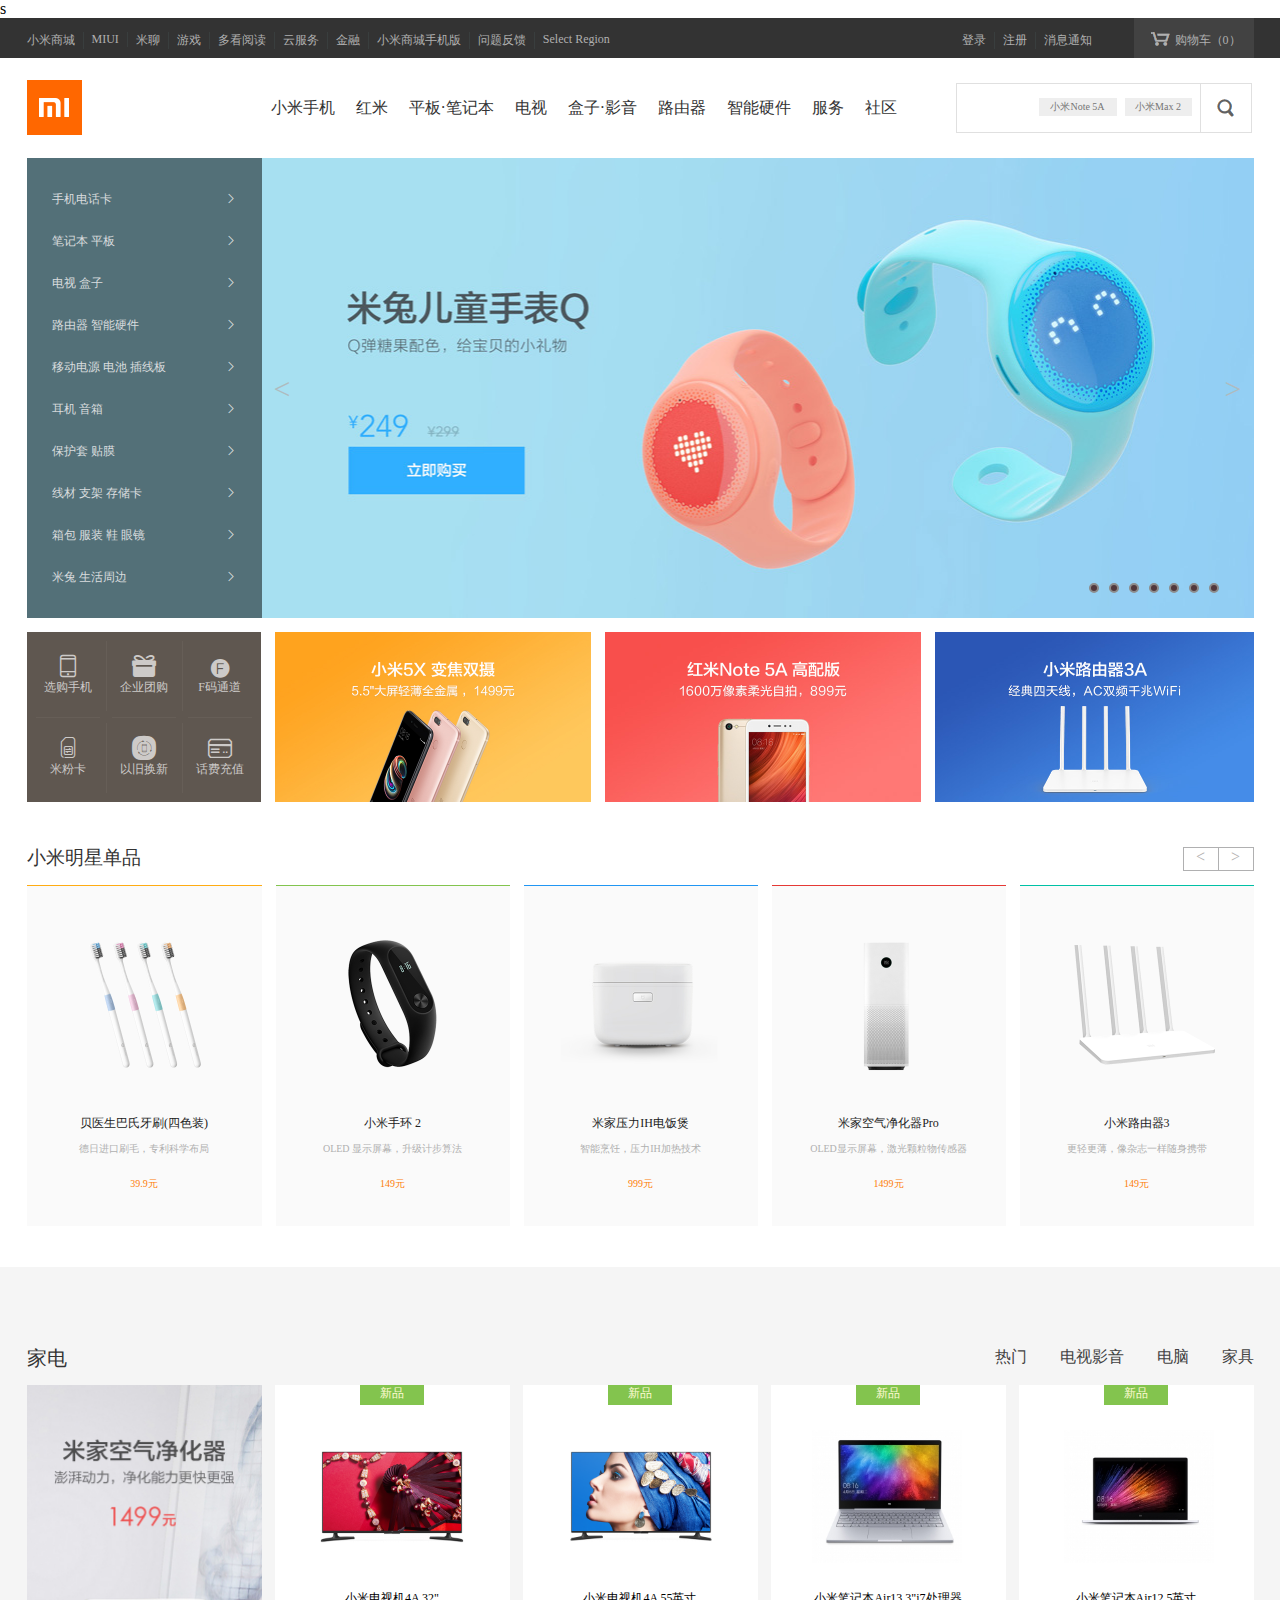
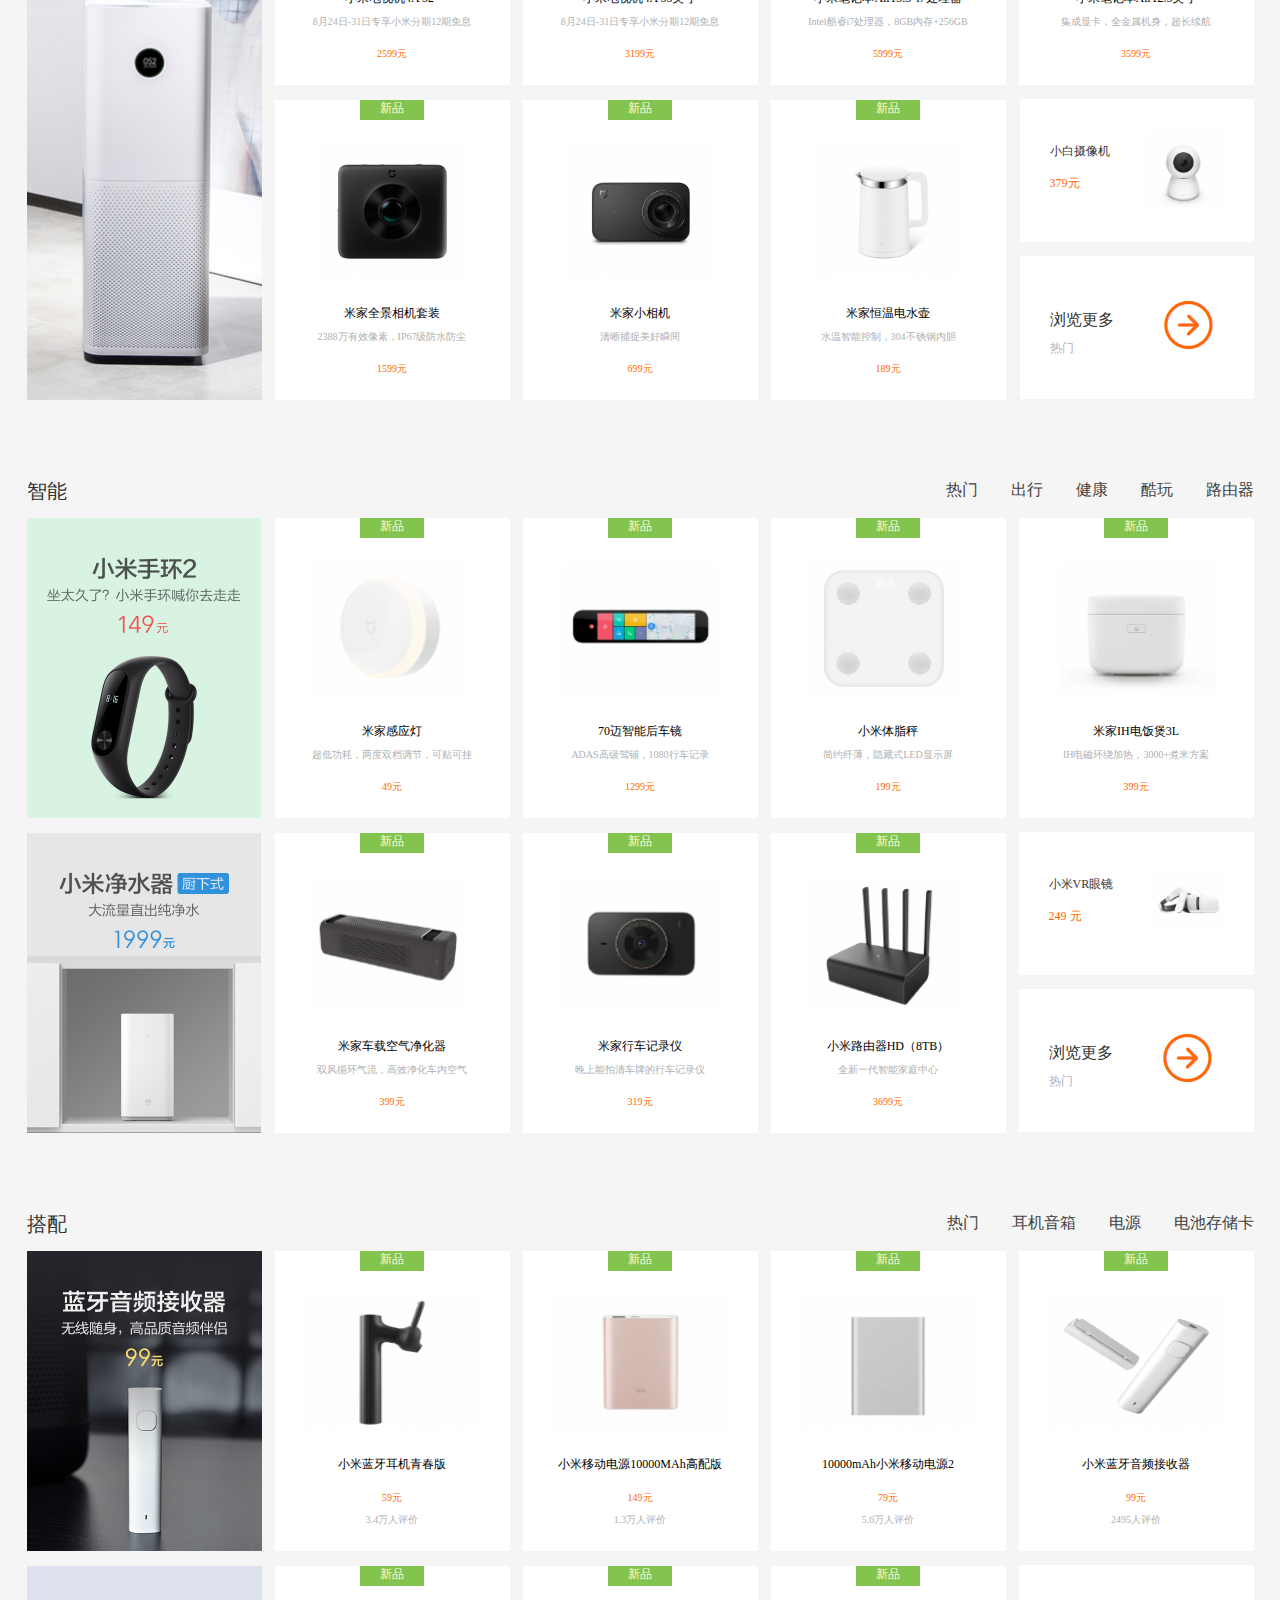
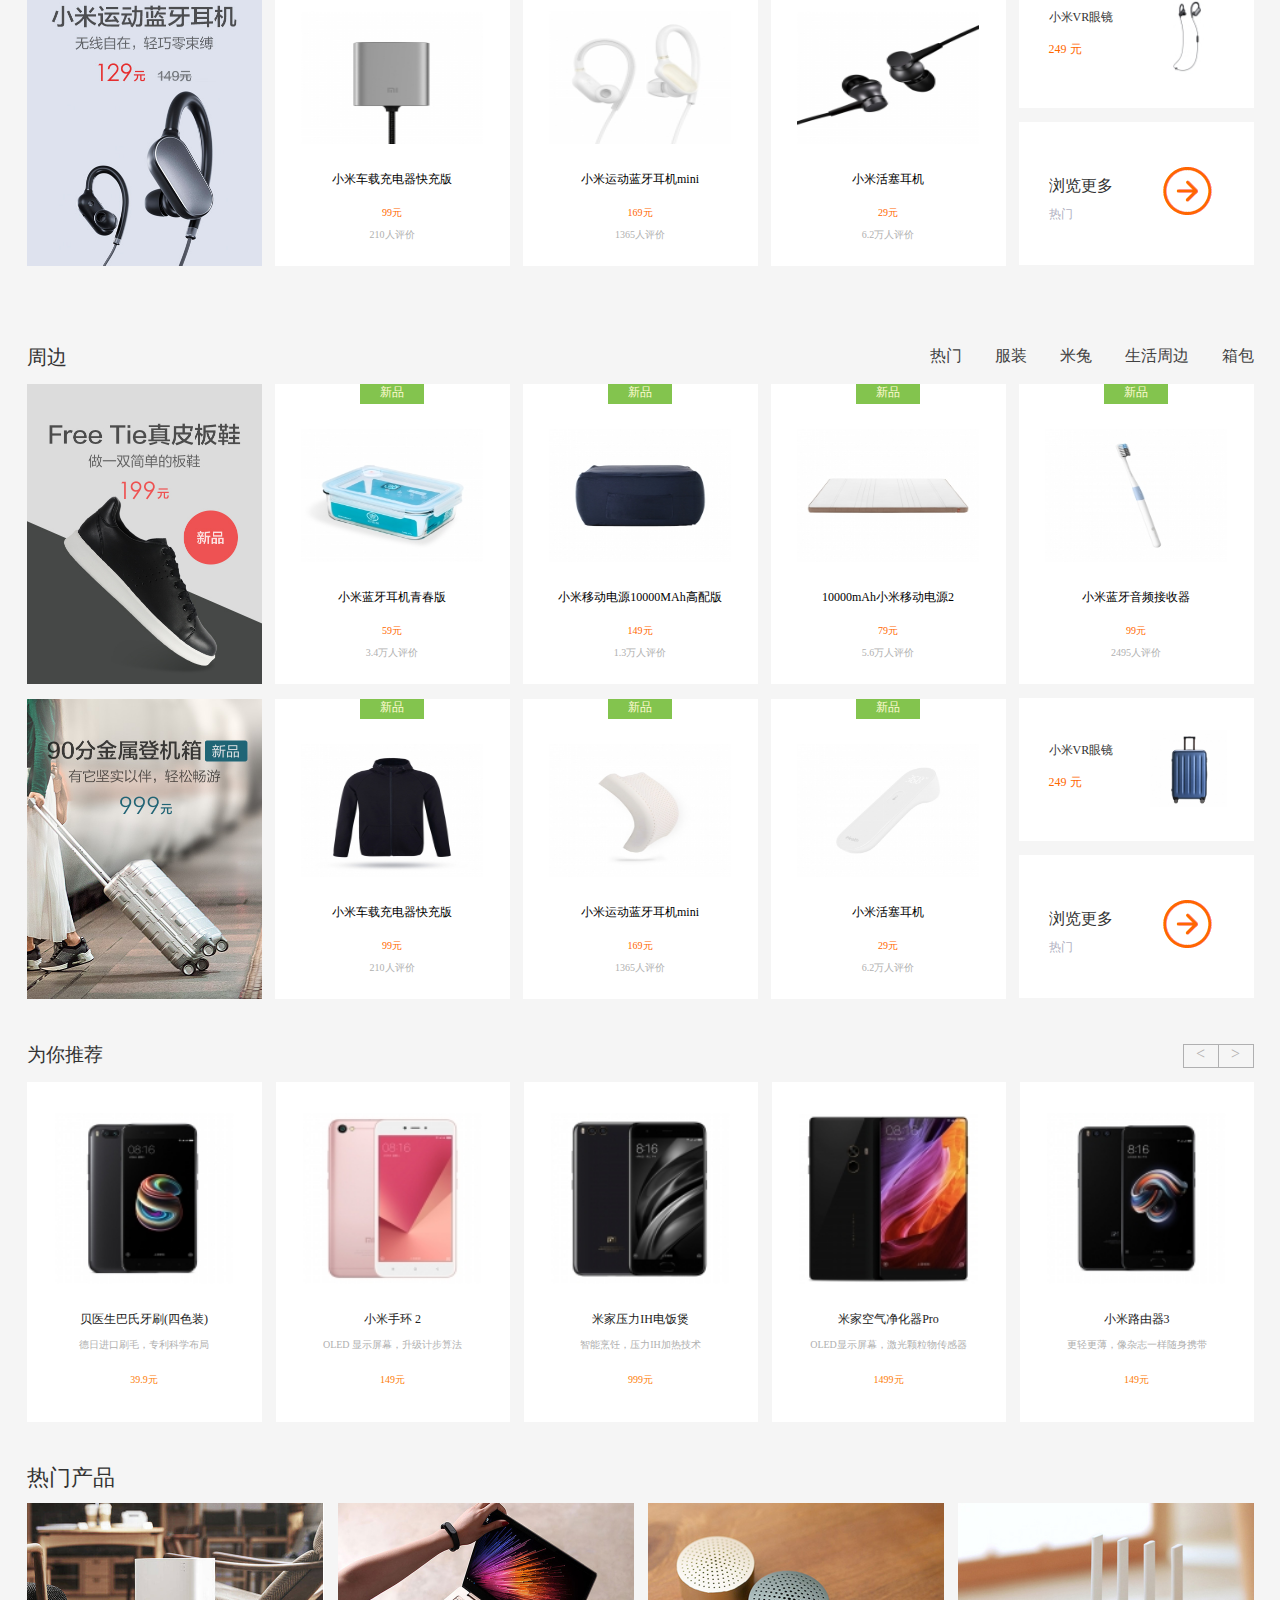
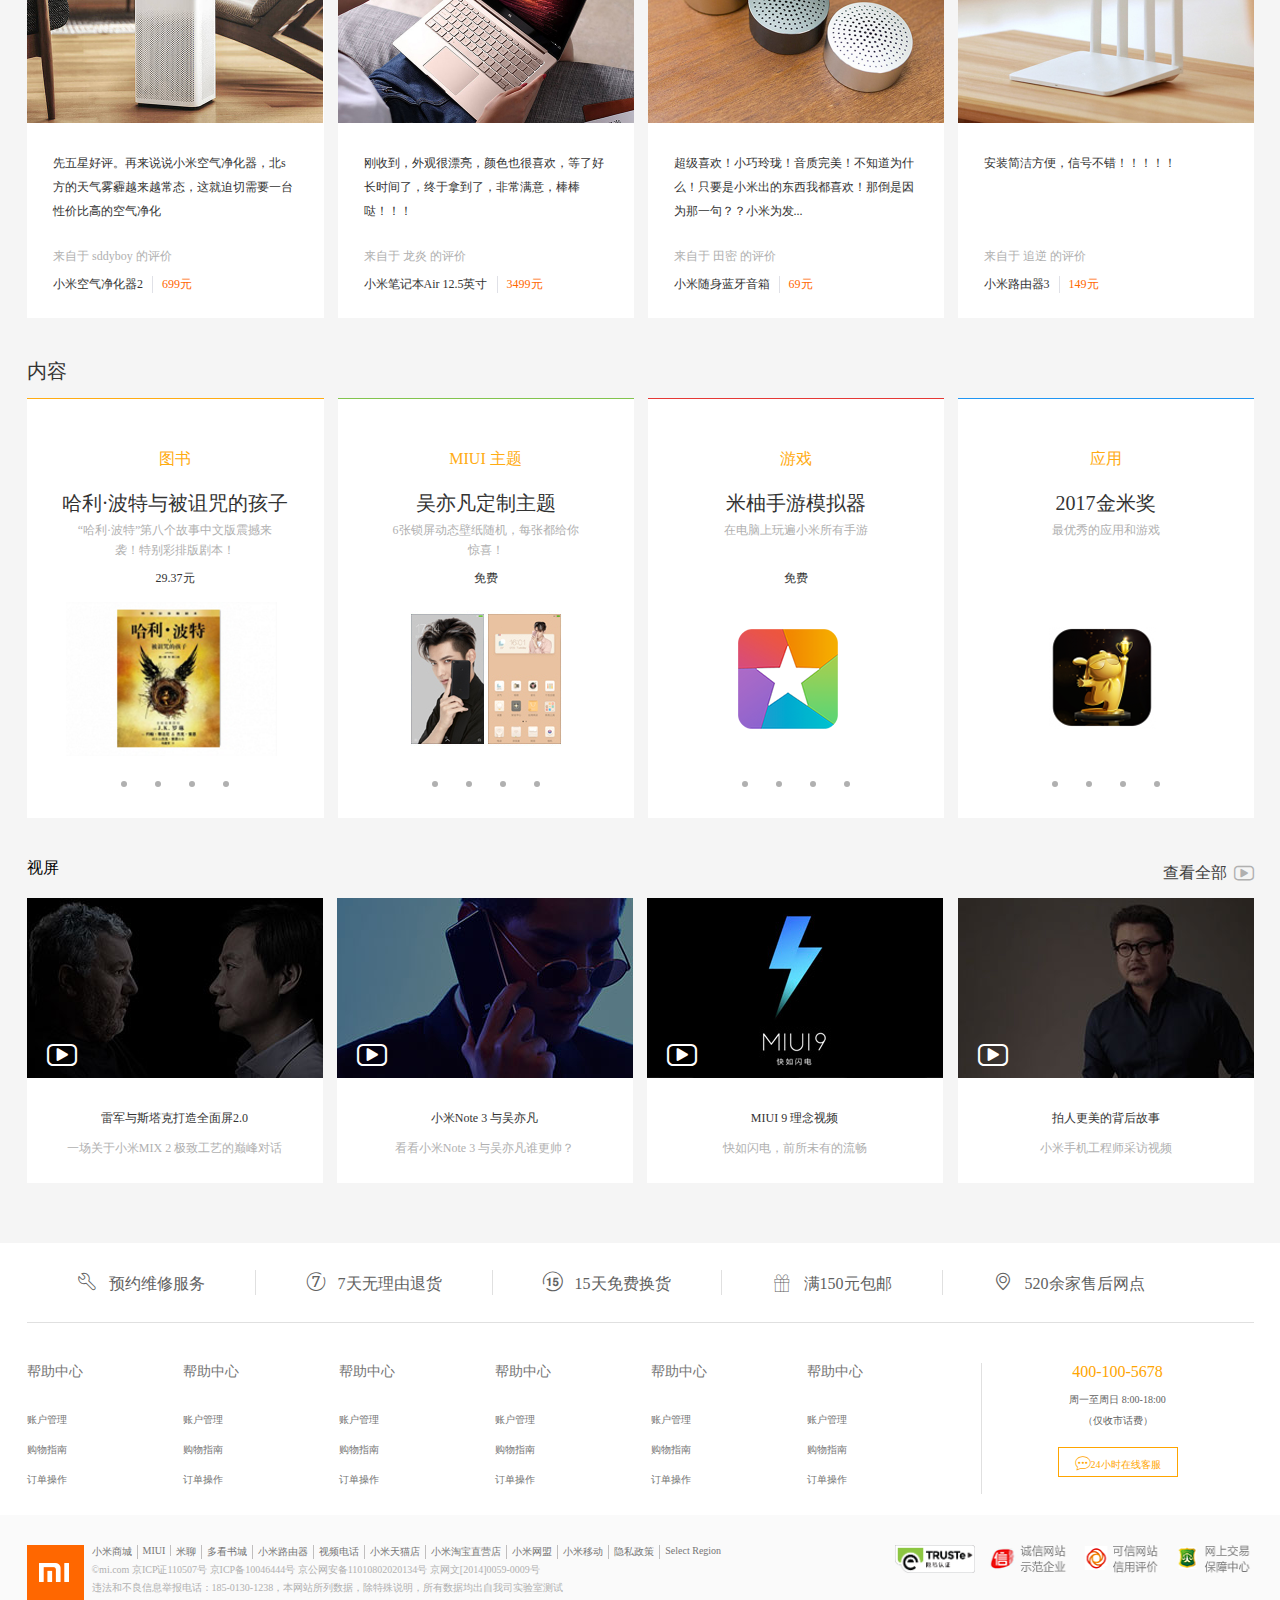
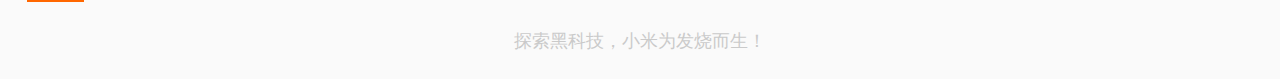
<file: index.html>
<!DOCTYPE html>
<html lang="en">
<head>
	<meta charset="UTF-8">
	<title>小米</title>
	<link rel="shortuct icon" href="img/小米logo.png">
	<link rel="stylesheet" href="css/index.css">s
	<link rel="stylesheet" href="iconfont/iconfont.css">
</head>
<body>
	<!--header开始 -->
	<div class="header">
		<div class="header-content">
			<ul class="header-left">
				<li><a href="">小米商城</a></li>
				<li><a href="">MIUI</a></li>
				<li><a href="">米聊</a></li>
				<li><a href="">游戏</a></li>
				<li><a href="">多看阅读</a></li>
				<li><a href="">云服务</a></li>
				<li><a href="">金融</a></li>
				<li><a href="">小米商城手机版</a></li>
				<li><a href="">问题反馈</a></li>
				<li><a href="">Select Region</a></li>
			</ul>
			<div class="header-right">
				<ul class="header-right-left">
					<li><a href="">登录</a></li>
					<li><a href="">注册</a></li>
					<li><a href="">消息通知</a></li>
				</ul>
				<a href="" class="header-right-shopcar">
					<div class="header-gouwuche"></div>
					<div class="header-gouwuzi">
						购物车（0）
					</div>
				</a>
				
			</div>
		</div>
	</div>
	<!-- header结束 -->
	<!-- nav开始 -->
	<div class="nav">
		<a href="" class="nav-left"></a>
		<ul class="nav-center">
			<li><a href="">小米手机</a></li>
			<li><a href="">红米</a></li>
			<li><a href="">平板·笔记本</a></li>
			<li><a href="">电视</a></li>
			<li><a href="">盒子·影音</a></li>
			<li><a href="">路由器</a></li>
			<li><a href="">智能硬件</a></li>
			<li><a href="">服务</a></li>
			<li><a href="">社区</a></li>
		</ul>
		<div class="nav-right">
			<input class="nav-search-left" type="text" name="">
			<input class="nav-search-right"  type="submit" value="">
			<a href="" class="nav-right-content1">
				小米Note 5A
			</a>
			<a href="" class="nav-right-content2">
				小米Max 2
			</a>
		</div>
	</div>
	<!-- nav结束 -->
	<!-- banner开始 -->
	<div class="banner">
		<ul class="banner-img">
			<li>
				<a href="">
					<img src="img/banner1.jpg" alt="">
				</a>
			</li>
			<li>
				<a href="">
					<img src="img/banner2.jpg" alt="">
				</a>
			</li>
			<li>
				<a href="">
					<img src="img/banner3.jpg" alt="">
				</a>
			</li>
			<li>
				<a href="">
					<img src="img/banner4.jpg" alt="">
				</a>
			</li>
			<li>
				<a href="">
					<img src="img/banner5.jpg" alt="">
				</a>
			</li>
			<li>
				<a href="">
					<img src="img/banner6.jpg" alt="">
				</a>
			</li>
			<li>
				<a href="">
					<img src="img/banner7.jpg" alt="">
				</a>
			</li>
		</ul>
		<div class="banner-list">
			<ul>
				<li>
					<a href="">
						手机电话卡<i class="iconfont icon-selectright"></i>
					</a>
				</li>
				<li>
					<a href="">
						笔记本 平板<i class="iconfont icon-selectright"></i>
					</a>
				</li>
				<li>
					<a href="">
						电视 盒子<i class="iconfont icon-selectright"></i>
					</a>
				</li>
				<li>
					<a href="">
						路由器 智能硬件<i class="iconfont icon-selectright"></i>
					</a>
				</li>
				<li>
					<a href="">
						移动电源 电池 插线板<i class="iconfont icon-selectright"></i>
					</a>
				</li>
				<li>
					<a href="">
						耳机 音箱<i class="iconfont icon-selectright"></i>
					</a>
				</li>
				<li>
					<a href="">
						保护套 贴膜<i class="iconfont icon-selectright"></i>
					</a>
				</li>
				<li>
					<a href="">
						线材 支架 存储卡<i class="iconfont icon-selectright"></i>
					</a>
				</li>
				<li>
					<a href="">
						箱包 服装 鞋 眼镜<i class="iconfont icon-selectright"></i>
					</a>
				</li>
				<li>
					<a href="">
						米兔 生活周边<i class="iconfont icon-selectright"></i>
					</a>
				</li>
			</ul>
		</div>
		<div class="banner-left">
			&lt;
		</div>
		<div class="banner-right">
			&gt;
		</div>
		<ul class="bth-list">
			<li></li>
			<li></li>
			<li></li>
			<li></li>
			<li></li>
			<li></li>
			<li></li>
		</ul>
	</div>
	<!-- banner结束 -->
	<!-- banner下开始 -->
	<div class="bannerxia">
		<ul class="bannerxia-left">
			<li>
				<a href="">
					<div ><i class="iconfont icon-shouji"></i></div>
					<div>选购手机</div>
				</a>
				<div class="bannerxia-left-2"></div>
			</li>
			<li>
				<a href="">
					<div><i class="iconfont icon-liwu"></i></div>
					<div>企业团购</div>
				</a>
				<div class="bannerxia-left-1"></div>
				<div class="bannerxia-left-2"></div>
			</li>
			<li>
				<a href="">
					<div><i class="iconfont icon-letter-f"></i></div>
					<div>F码通道</div>
				</a>
				<div class="bannerxia-left-1"></div>
				<div class="bannerxia-left-2"></div>
			</li>
			<li>
				<a href="">
					<div><i class="iconfont icon-shoujiqia"></i></div>
					<div>米粉卡</div>
				</a>
			</li>
			<li>
				<a href="">
					<div><i class="iconfont icon-yijiuhuanxin"></i></div>
					<div>以旧换新</div>
				</a>
				<div class="bannerxia-left-1"></div>
			</li>
			<li>
				<a href="">
					<div><i class="iconfont icon-huafeichongzhi"></i></div>
					<div>话费充值</div>
				</a>
				<div class="bannerxia-left-1"></div>
			</li>
		</ul>
		<div class="bannerxia-right">
			<a href="" class="bannerxia-right-list">
				<img src="img/bannerxia.jpg" alt="">
			</a>
			<a href="" class="bannerxia-right-list">
				<img src="img/bannerxia2.jpg" alt="">
			</a>
			<a href="" class="bannerxia-right-list">
				<img src="img/bannerxia3.jpg" alt="">
			</a>
		</div>
	</div>
	<!-- banner下结束 -->
	<!-- 明星单品开始 -->
	<div class="danpin">
		<div class="danpin-head">
			<div class="danpin-head-left">
				小米明星单品
			</div>
			<div class="danpin-head-right">
				<a href="" class="danpin-head-right-left">
					<div>
						<
					</div>
				</a>
				<a href="" class="danpin-head-right-right">
					<div>
						>
					</div>
				</a>
			</div>
		</div>
		<div class="danpin-body">
			<div class="danpin-list danpin-list1">
				<a href="" class="danpin-list-img">
					<img src="img/danpin1.png" alt="">
				</a>
				<div class="danpin-list-word">
					<a href="" class="danpin-word">
						贝医生巴氏牙刷(四色装)
					</a>
					<div class="danpin-word2">
						德日进口刷毛，专利科学布局
					</div>
					<div class="danpin-word3">
						39.9元
					</div>
				</div>
			</div>
			<div class="danpin-list">
				<a href="" class="danpin-list-img">
					<img src="img/danpin2.png" alt="">
				</a>
				<div class="danpin-list-word">
					<a href="" class="danpin-word">
						小米手环 2
					</a>
					<div class="danpin-word2">
						OLED 显示屏幕，升级计步算法
					</div>
					<div class="danpin-word3">
						149元
					</div>
				</div>
			</div>
			<div class="danpin-list">
				<a href="" class="danpin-list-img">
					<img src="img/danpin3.png" alt="">
				</a>
				<div class="danpin-list-word">
					<a href="" class="danpin-word">
						米家压力IH电饭煲
					</a>
					<div class="danpin-word2">
						智能烹饪，压力IH加热技术
					</div>
					<div class="danpin-word3">
						999元
					</div>
				</div>
			</div>
			<div class="danpin-list">
				<a href="" class="danpin-list-img">
					<img src="img/danpin4.png" alt="">
				</a>
				<div class="danpin-list-word">
					<a href="" class="danpin-word">
						米家空气净化器Pro
					</a>
					<div class="danpin-word2">
						OLED显示屏幕，激光颗粒物传感器
					</div>
					<div class="danpin-word3">
						1499元
					</div>
				</div>
			</div>
			<div class="danpin-list">
				<a href="" class="danpin-list-img">
					<img src="img/danpin5.png" alt="">
				</a>
				<div class="danpin-list-word">
					<a href="" class="danpin-word">
						小米路由器3
					</a>
					<div class="danpin-word2">
						更轻更薄，像杂志一样随身携带
					</div>
					<div class="danpin-word3">
						149元
					</div>
				</div>
			</div>
		</div>
	</div>
	<!-- 明星单品结束 -->
	<!-- 家电开始 -->
	<div id="jiadian">
		<div class="jiadian-head">
			<div class="jiadian-head-left">家电</div>
			<div class="jiadian-head-right">
				<a href="" class="jiadian-head-right-word">热门</a>
				<a href="" class="jiadian-head-right-word">电视影音</a>
				<a href="" class="jiadian-head-right-word">电脑</a>
				<a href="" class="jiadian-head-right-word">家具</a>
			</div>
		</div>
		<div class="jiadian-body">
			<div class="jiadian-body-left">
				<a href="" class="jiadian-left-list">
					<img src="img/jiadian-left.png" alt="">
				</a>
			</div>
			<div class="jiadian-body-right">
				<div class="jiadian-right-list jiadian-right-list1">
					<div class="jiadian-right-list-box">新品</div>
					<a href="" class="jiadian-right-list-img">
						<img src="img/jiadian-right1.png" alt="">
					</a>
					<div class="jiadian-right-word">
						<a href="" class="jiadian-right-word1">
							小米电视机4A 32"
						</a>
						<div class="jiadian-right-word2">
							8月24日-31日专享小米分期12期免息
						</div>
						<div class="jiadian-right-word3">
							2599元
						</div>
					</div>
					<a class="jiadian-list-hide">
						<div class="jiadian-hide-top" href="">
							图为小米笔记本Pro与Ari13对比。第一批到手，做。。。
						</div>
						<div class="jiadian-hide-bottom" href="">
							来自于 刘小洋 的评价
						</div>
					</a>
				</div>
				<div class="jiadian-right-list jiadian-right-list1">
					<div class="jiadian-right-list-box">新品</div>
					<a href="" class="jiadian-right-list-img">
						<img src="img/jiadian-right2.png" alt="">
					</a>
					<div class="jiadian-right-word">
						<a href="" class="jiadian-right-word1">
							小米电视机4A 55英寸
						</a>
						<div class="jiadian-right-word2">
							8月24日-31日专享小米分期12期免息
						</div>
						<div class="jiadian-right-word3">
							3199元
						</div>
					</div>
					<a class="jiadian-list-hide">
						<div class="jiadian-hide-top" href="">
							图为小米笔记本Pro与Ari13对比。第一批到手，做。。。
						</div>
						<div class="jiadian-hide-bottom" href="">
							来自于 刘小洋 的评价
						</div>
					</a>
				</div>
				<div class="jiadian-right-list jiadian-right-list1">
					<div class="jiadian-right-list-box">新品</div>
					<a href="" class="jiadian-right-list-img">
						<img src="img/jiadian-right3.png" alt="">
					</a>
					<div class="jiadian-right-word">
						<a href="" class="jiadian-right-word1">
							小米笔记本Air13.3"i7处理器
						</a>
						<div class="jiadian-right-word2">
							Intel酷睿i7处理器，8GB内存+256GB
						</div>
						<div class="jiadian-right-word3">
							5999元
						</div>
					</div>
					<a class="jiadian-list-hide">
						<div class="jiadian-hide-top" href="">
							图为小米笔记本Pro与Ari13对比。第一批到手，做。。。
						</div>
						<div class="jiadian-hide-bottom" href="">
							来自于 刘小洋 的评价
						</div>
					</a>
				</div>
				<div class="jiadian-right-list jiadian-right-list1">
					<div class="jiadian-right-list-box">新品</div>
					<a href="" class="jiadian-right-list-img">
						<img src="img/jiadian-right4.png" alt="">
					</a>
					<div class="jiadian-right-word">
						<a href="" class="jiadian-right-word1">
							小米笔记本Air12.5英寸 
						</a>
						<div class="jiadian-right-word2">
							集成显卡，全金属机身，超长续航
						</div>
						<div class="jiadian-right-word3">
							3599元
						</div>
					</div>
					<a class="jiadian-list-hide">
						<div class="jiadian-hide-top" href="">
							图为小米笔记本Pro与Ari13对比。第一批到手，做。。。
						</div>
						<div class="jiadian-hide-bottom" href="">
							来自于 刘小洋 的评价
						</div>
					</a>
				</div>
				<div class="jiadian-right-list">
					<div class="jiadian-right-list-box">新品</div>
					<a href="" class="jiadian-right-list-img">
						<img src="img/jiadian-right5.png" alt="">
					</a>
					<div class="jiadian-right-word">
						<a href="" class="jiadian-right-word1">
							米家全景相机套装
						</a>
						<div class="jiadian-right-word2">
							2388万有效像素，IP67级防水防尘
						</div>
						<div class="jiadian-right-word3">
							1599元
						</div>
					</div>
					<a class="jiadian-list-hide">
						<div class="jiadian-hide-top" href="">
							图为小米笔记本Pro与Ari13对比。第一批到手，做。。。
						</div>
						<div class="jiadian-hide-bottom" href="">
							来自于 刘小洋 的评价
						</div>
					</a>
				</div>
				<div class="jiadian-right-list">
					<div class="jiadian-right-list-box">新品</div>
					<a href="" class="jiadian-right-list-img">
						<img src="img/jiadian-right6.png" alt="">
					</a>
					<div class="jiadian-right-word">
						<a href="" class="jiadian-right-word1">
							米家小相机
						</a>
						<div class="jiadian-right-word2">
							清晰捕捉美好瞬间
						</div>
						<div class="jiadian-right-word3">
							699元
						</div>
					</div>
					<a class="jiadian-list-hide">
						<div class="jiadian-hide-top" href="">
							图为小米笔记本Pro与Ari13对比。第一批到手，做。。。
						</div>
						<div class="jiadian-hide-bottom" href="">
							来自于 刘小洋 的评价
						</div>
					</a>
				</div>
				<div class="jiadian-right-list">
					<div class="jiadian-right-list-box">新品</div>
					<a href="" class="jiadian-right-list-img">
						<img src="img/jiadian-right7.png" alt="">
					</a>
					<div class="jiadian-right-word">
						<a href="" class="jiadian-right-word1">
							米家恒温电水壶
						</a>
						<div class="jiadian-right-word2">
							水温智能控制，304不锈钢内胆
						</div> 
						<div class="jiadian-right-word3">
							189元
						</div>
					</div>
					<a class="jiadian-list-hide">
						<div class="jiadian-hide-top" href="">
							图为小米笔记本Pro与Ari13对比。第一批到手，做。。。
						</div>
						<div class="jiadian-hide-bottom" href="">
							来自于 刘小洋 的评价
						</div>
					</a>	
				</div>
				<div class="jiadian-right-jiao-top">
					<div class="jiadian-jiao-top-left">
						<a href="" class="jiadian-jiao-top-left-word1">
							小白摄像机
						</a>
						<div class="jiandian-jiao-top-left-word2">
							379元
						</div>
					</div>
					<a href="" class="jiadian-jiao-top-right">
						<img src="img/jiadian-jiao-shang.png" alt="">
					</a>
				</div>
				<div class="jiadian-right-jiao-bottom">
					<div class="jiadian-jiao-bottom-left">
						<a href="" class="jiadian-jiao-bottom-left-word1">
								浏览更多
						</a>
						<a href="" class="jiadian-jiao-bottom-left-word2">
							热门
						</a>
					</div>
					<a href="" class="jiadian-jiao-bottom-right">
						<img src="img/jiadian-jiao-xia.png" alt="">
					</a>
				</div>
			</div>
		</div>
	</div>
	<!-- 家电结束 -->
	<!-- 智能开始 -->
	<div id="zhineng">
		<div class="zhineng-head">
			<div class="zhineng-head-left">智能</div>
			<div class="zhineng-head-right">
				<a href="" class="zhineng-head-right-word">热门</a>
				<a href="" class="zhineng-head-right-word">出行</a>
				<a href="" class="zhineng-head-right-word">健康</a>
				<a href="" class="zhineng-head-right-word">酷玩</a>
				<a href="" class="zhineng-head-right-word">路由器</a>
			</div>
		</div>
		<div class="zhineng-body">
			<div class="zhineng-body-left">
				<a href="" class="zhineng-left-list-top">
					<img src="img/zhineng-left-list-top.png" alt="">
				</a>
				<a href="" class="zhineng-left-list-bottom">
					<img src="img/zhineng-left-list-b.png" alt="">
				</a>
			</div>
			<div class="zhineng-body-right">
				<div class="zhineng-right-list zhineng-right-list1">
					<div class="zhineng-right-list-box">新品</div>
					<a href="" class="zhineng-right-list-img">
						<img src="img/zhineng1.png" alt="">
					</a>
					<div class="zhineng-right-word">
						<a href="" class="zhineng-right-word1">
							米家感应灯
						</a>
						<div class="zhineng-right-word2">
							超低功耗，两度双档调节，可贴可挂
						</div>
						<div class="zhineng-right-word3">
							49元
						</div>
					</div>
					<a class="zhineng-list-hide">
						<div class="zhineng-hide-top" href="">
							图为小米笔记本Pro与Ari13对比。第一批到手，做。。。
						</div>
						<div class="zhineng-hide-bottom" href="">
							来自于 刘小洋 的评价
						</div>
					</a>
				</div>
				<div class="zhineng-right-list zhineng-right-list1">
					<div class="zhineng-right-list-box">新品</div>
					<a href="" class="zhineng-right-list-img">
						<img src="img/zhineng2.png" alt="">
					</a>
					<div class="zhineng-right-word">
						<a href="" class="zhineng-right-word1">
							70迈智能后车镜
						</a>
						<div class="zhineng-right-word2">
							ADAS高级驾铺，1080行车记录
						</div>
						<div class="zhineng-right-word3">
							1299元
						</div>
					</div>
					<a class="zhineng-list-hide">
						<div class="zhineng-hide-top" href="">
							图为小米笔记本Pro与Ari13对比。第一批到手，做。。。
						</div>
						<div class="zhineng-hide-bottom" href="">
							来自于 刘小洋 的评价
						</div>
					</a>
				</div>
				<div class="zhineng-right-list zhineng-right-list1">
					<div class="zhineng-right-list-box">新品</div>
					<a href="" class="zhineng-right-list-img">
						<img src="img/zhineng3.png" alt="">
					</a>
					<div class="zhineng-right-word">
						<a href="" class="zhineng-right-word1">
							小米体脂秤
						</a>
						<div class="zhineng-right-word2">
							简约纤薄，隐藏式LED显示屏
						</div>
						<div class="zhineng-right-word3">
							199元
						</div>
					</div>
					<a class="zhineng-list-hide">
						<div class="zhineng-hide-top" href="">
							图为小米笔记本Pro与Ari13对比。第一批到手，做。。。
						</div>
						<div class="zhineng-hide-bottom" href="">
							来自于 刘小洋 的评价
						</div>
					</a>
				</div>
				<div class="zhineng-right-list zhineng-right-list1">
					<div class="zhineng-right-list-box">新品</div>
					<a href="" class="zhineng-right-list-img">
						<img src="img/zhineng4.png" alt="">
					</a>
					<div class="zhineng-right-word">
						<a href="" class="zhineng-right-word1">
							米家IH电饭煲3L 
						</a>
						<div class="zhineng-right-word2">
							IH电磁环绕加热，3000+煮米方案
						</div>
						<div class="zhineng-right-word3">
							399元
						</div>
					</div>
					<a class="zhineng-list-hide">
						<div class="zhineng-hide-top" href="">
							图为小米笔记本Pro与Ari13对比。第一批到手，做。。。
						</div>
						<div class="zhineng-hide-bottom" href="">
							来自于 刘小洋 的评价
						</div>
					</a>
				</div>
				<div class="zhineng-right-list">
					<div class="zhineng-right-list-box">新品</div>
					<a href="" class="zhineng-right-list-img">
						<img src="img/zhineng5.png" alt="">
					</a>
					<div class="zhineng-right-word">
						<a href="" class="zhineng-right-word1">
							米家车载空气净化器
						</a>
						<div class="zhineng-right-word2">
							双风循环气流，高效净化车内空气
						</div>
						<div class="zhineng-right-word3">
							399元
						</div>
					</div>
					<a class="zhineng-list-hide">
						<div class="zhineng-hide-top" href="">
							图为小米笔记本Pro与Ari13对比。第一批到手，做。。。
						</div>
						<div class="zhineng-hide-bottom" href="">
							来自于 刘小洋 的评价
						</div>
					</a>
				</div>
				<div class="zhineng-right-list">
					<div class="zhineng-right-list-box">新品</div>
					<a href="" class="zhineng-right-list-img">
						<img src="img/zhineng6.png" alt="">
					</a>
					<div class="zhineng-right-word">
						<a href="" class="zhineng-right-word1">
							米家行车记录仪
						</a>
						<div class="zhineng-right-word2">
							晚上能拍清车牌的行车记录仪
						</div>
						<div class="zhineng-right-word3">
							319元
						</div>
					</div>
					<a class="zhineng-list-hide">
						<div class="zhineng-hide-top" href="">
							图为小米笔记本Pro与Ari13对比。第一批到手，做。。。
						</div>
						<div class="zhineng-hide-bottom" href="">
							来自于 刘小洋 的评价
						</div>
					</a>
				</div>
				<div class="zhineng-right-list">
					<div class="zhineng-right-list-box">新品</div>
					<a href="" class="zhineng-right-list-img">
						<img src="img/zhineng7.png" alt="">
					</a>
					<div class="zhineng-right-word">
						<a href="" class="zhineng-right-word1">
							小米路由器HD（8TB）
						</a>
						<div class="zhineng-right-word2">
							全新一代智能家庭中心
						</div> 
						<div class="zhineng-right-word3">
							3699元
						</div>
					</div>
					<a class="zhineng-list-hide">
						<div class="zhineng-hide-top" href="">
							图为小米笔记本Pro与Ari13对比。第一批到手，做。。。
						</div>
						<div class="zhineng-hide-bottom" href="">
							来自于 刘小洋 的评价
						</div>
					</a>
				</div>
				
					<div class="zhineng-right-jiao-top">
						<div class="zhineng-jiao-top-left">
							<a href="" class="zhineng-jiao-top-left-word1">
								小米VR眼镜
							</a>
							<div class="zhineng-jiao-top-left-word2">
								249 元
							</div>
						</div>
						<a href="" class="zhineng-jiao-top-right">
							<img src="img/zhineng8.png" alt="">
						</a>
					</div>
					<div class="zhineng-right-jiao-bottom">
						<div class="zhineng-jiao-bottom-left">
							<a href="" class="zhineng-jiao-bottom-left-word1">
								浏览更多
							</a>
							<a href="" class="zhineng-jiao-bottom-left-word2">
								热门
							</a>
						</div>
						<a href="" class="zhineng-jiao-bottom-right">
							<img src="img/jiadian-jiao-xia.png" alt="">
						</a>
					</div>
				
			</div>
		</div>
	</div>
	<!-- 智能结束 -->
	<!-- 搭配开始 -->
	<div id="dapei">
		<div class="dapei-head">
			<div class="dapei-head-left">搭配</div>
			<div class="dapei-head-right">
				<a href="" class="dapei-head-right-word">热门</a>
				<a href="" class="dapei-head-right-word">耳机音箱</a>
				<a href="" class="dapei-head-right-word">电源</a>
				<a href="" class="dapei-head-right-word">电池存储卡</a>
			</div>
		</div>
		<div class="dapei-body">
			<div class="dapei-body-left">
				<a href="" class="dapei-left-list-top">
					<img src="img/dapei-left1.jpg" alt="">
				</a>
				<a href="" class="dapei-left-list-bottom">
					<img src="img/dapei-left2.jpg" alt="">
				</a>
			</div>
			<div class="dapei-body-right">
				<div class="dapei-right-list dapei-right-list1">
					<div class="dapei-right-list-box">新品</div>
					<a href="" class="dapei-right-list-img">
						<img src="img/dapei-right1.jpg" alt="">
					</a>
					<div class="dapei-right-word">
						<a href="" class="dapei-right-word1">
							小米蓝牙耳机青春版
						</a>
						<div class="dapei-right-word3">
							59元
						</div>
						<div class="dapei-right-word2">
							3.4万人评价
						</div>
					</div>
					<a class="dapei-list-hide">
						<div class="dapei-hide-top" href="">
							图为小米笔记本Pro与Ari13对比。第一批到手，做。。。
						</div>
						<div class="dapei-hide-bottom" href="">
							来自于 刘小洋 的评价
						</div>
					</a>
				</div>
				<div class="dapei-right-list dapei-right-list1">
					<div class="dapei-right-list-box">新品</div>
					<a href="" class="dapei-right-list-img">
						<img src="img/dapei-right2.jpg" alt="">
					</a>
					<div class="dapei-right-word">
						<a href="" class="dapei-right-word1">
							小米移动电源10000MAh高配版
						</a>
						<div class="dapei-right-word3">
							149元
						</div>
						<div class="dapei-right-word2">
							1.3万人评价
						</div>
					</div>
					<a class="dapei-list-hide">
						<div class="dapei-hide-top" href="">
							图为小米笔记本Pro与Ari13对比。第一批到手，做。。。
						</div>
						<div class="dapei-hide-bottom" href="">
							来自于 刘小洋 的评价
						</div>
					</a>
				</div>
				<div class="dapei-right-list dapei-right-list1">
					<div class="dapei-right-list-box">新品</div>
					<a href="" class="dapei-right-list-img">
						<img src="img/dapei-right3.jpg" alt="">
					</a>
					<div class="dapei-right-word">
						<a href="" class="dapei-right-word1">
							10000mAh小米移动电源2
						</a>
						<div class="dapei-right-word3">
							79元
						</div>
						<div class="dapei-right-word2">
							5.6万人评价
						</div>
					</div>
					<a class="dapei-list-hide">
						<div class="dapei-hide-top" href="">
							图为小米笔记本Pro与Ari13对比。第一批到手，做。。。
						</div>
						<div class="dapei-hide-bottom" href="">
							来自于 刘小洋 的评价
						</div>
					</a>
				</div>
				<div class="dapei-right-list dapei-right-list1">
					<div class="dapei-right-list-box">新品</div>
					<a href="" class="dapei-right-list-img">
						<img src="img/dapei-right4.jpg" alt="">
					</a>
					<div class="dapei-right-word">
						<a href="" class="dapei-right-word1">
							小米蓝牙音频接收器 
						</a>
						<div class="dapei-right-word3">
							99元
						</div>
						<div class="dapei-right-word2">
							2495人评价
						</div>
					</div>
					<a class="dapei-list-hide">
						<div class="dapei-hide-top" href="">
							图为小米笔记本Pro与Ari13对比。第一批到手，做。。。
						</div>
						<div class="dapei-hide-bottom" href="">
							来自于 刘小洋 的评价
						</div>
					</a>
				</div>
				<div class="dapei-right-list">
					<div class="dapei-right-list-box">新品</div>
					<a href="" class="dapei-right-list-img">
						<img src="img/dapei-right5.jpg" alt="">
					</a>
					<div class="dapei-right-word">
						<a href="" class="dapei-right-word1">
							小米车载充电器快充版
						</a>
						<div class="dapei-right-word3">
							99元
						</div>
						<div class="dapei-right-word2">
							210人评价
						</div>
					</div>
					<a class="dapei-list-hide">
						<div class="dapei-hide-top" href="">
							图为小米笔记本Pro与Ari13对比。第一批到手，做。。。
						</div>
						<div class="dapei-hide-bottom" href="">
							来自于 刘小洋 的评价
						</div>
					</a>
				</div>
				<div class="dapei-right-list">
					<div class="dapei-right-list-box">新品</div>
					<a href="" class="dapei-right-list-img">
						<img src="img/dapei-right6.jpg" alt="">
					</a>
					<div class="dapei-right-word">
						<a href="" class="dapei-right-word1">
							小米运动蓝牙耳机mini
						</a>
						<div class="dapei-right-word3">
							169元
						</div>
						<div class="dapei-right-word2">
							1365人评价
						</div>
					</div>
					<a class="dapei-list-hide">
						<div class="dapei-hide-top" href="">
							图为小米笔记本Pro与Ari13对比。第一批到手，做。。。
						</div>
						<div class="dapei-hide-bottom" href="">
							来自于 刘小洋 的评价
						</div>
					</a>
				</div>
				<div class="dapei-right-list">
					<div class="dapei-right-list-box">新品</div>
					<a href="" class="dapei-right-list-img">
						<img src="img/dapei-right7.jpg" alt="">
					</a>
					<div class="dapei-right-word">
						<a href="" class="dapei-right-word1">
							小米活塞耳机
						</a>
						<div class="dapei-right-word3">
							29元
						</div> 
						<div class="dapei-right-word2">
							6.2万人评价
						</div>
					</div>
					<a class="dapei-list-hide">
						<div class="dapei-hide-top" href="">
							图为小米笔记本Pro与Ari13对比。第一批到手，做。。。
						</div>
						<div class="dapei-hide-bottom" href="">
							来自于 刘小洋 的评价
						</div>
					</a>
				</div>
				
					<div class="dapei-right-jiao-top">
						<div class="dapei-jiao-top-left">
							<a href="" class="dapei-jiao-top-left-word1">
								小米VR眼镜
							</a>
							<div class="dapei-jiao-top-left-word2">
								249 元
							</div>
						</div>
						<a href="" class="dapei-jiao-top-right">
							<img src="img/dapei-right8.jpg" alt="">
						</a>
					</div>
					<div class="dapei-right-jiao-bottom">
						<div class="dapei-jiao-bottom-left">
							<a href="" class="dapei-jiao-bottom-left-word1">
								浏览更多
							</a>
							<a href="" class="dapei-jiao-bottom-left-word2">
								热门
							</a>
						</div>
						<a href="" class="dapei-jiao-bottom-right">
							<img src="img/jiadian-jiao-xia.png" alt="">
						</a>
					</div>
				
			</div>
		</div>
	</div>
	<!-- 搭配结束 -->
	<!-- 周边开始 -->
	<div id="zhoubian">
		<div class="zhoubian-head">
			<div class="zhoubian-head-left">周边</div>
			<div class="zhoubian-head-right">
				<a href="" class="zhoubian-head-right-word">热门</a>
				<a href="" class="zhoubian-head-right-word">服装</a>
				<a href="" class="zhoubian-head-right-word">米兔</a>
				<a href="" class="zhoubian-head-right-word">生活周边</a>
				<a href="" class="zhoubian-head-right-word">箱包</a>
			</div>
		</div>
		<div class="zhoubian-body">
			<div class="zhoubian-body-left">
				<a href="" class="zhoubian-left-list-top">
					<img src="img/zhoubian-left1.jpg" alt="">
				</a>
				<a href="" class="zhoubian-left-list-bottom">
					<img src="img/zhoubian-left2.jpg" alt="">
				</a>
			</div>
			<div class="zhoubian-body-right">
				<div class="zhoubian-right-list zhoubian-right-list1">
					<div class="zhoubian-right-list-box">新品</div>
					<a href="" class="zhoubian-right-list-img">
						<img src="img/zhoubian-right1.jpg" alt="">
					</a>
					<div class="zhoubian-right-word">
						<a href="" class="zhoubian-right-word1">
							小米蓝牙耳机青春版
						</a>
						<div class="zhoubian-right-word3">
							59元
						</div>
						<div class="zhoubian-right-word2">
							3.4万人评价
						</div>
					</div>
					<a class="zhoubian-list-hide">
						<div class="zhoubian-hide-top" href="">
							图为小米笔记本Pro与Ari13对比。第一批到手，做。。。
						</div>
						<div class="zhoubian-hide-bottom" href="">
							来自于 刘小洋 的评价
						</div>
					</a>
				</div>
				<div class="zhoubian-right-list zhoubian-right-list1">
					<div class="zhoubian-right-list-box">新品</div>
					<a href="" class="zhoubian-right-list-img">
						<img src="img/zhoubian-right2.jpg" alt="">
					</a>
					<div class="zhoubian-right-word">
						<a href="" class="zhoubian-right-word1">
							小米移动电源10000MAh高配版
						</a>
						<div class="zhoubian-right-word3">
							149元
						</div>
						<div class="zhoubian-right-word2">
							1.3万人评价
						</div>
					</div>
					<a class="zhoubian-list-hide">
						<div class="zhoubian-hide-top" href="">
							图为小米笔记本Pro与Ari13对比。第一批到手，做。。。
						</div>
						<div class="zhoubian-hide-bottom" href="">
							来自于 刘小洋 的评价
						</div>
					</a>
				</div>
				<div class="zhoubian-right-list zhoubian-right-list1">
					<div class="zhoubian-right-list-box">新品</div>
					<a href="" class="zhoubian-right-list-img">
						<img src="img/zhoubian-right3.jpg" alt="">
					</a>
					<div class="zhoubian-right-word">
						<a href="" class="zhoubian-right-word1">
							10000mAh小米移动电源2
						</a>
						<div class="zhoubian-right-word3">
							79元
						</div>
						<div class="zhoubian-right-word2">
							5.6万人评价
						</div>
					</div>
					<a class="zhoubian-list-hide">
						<div class="zhoubian-hide-top" href="">
							图为小米笔记本Pro与Ari13对比。第一批到手，做。。。
						</div>
						<div class="zhoubian-hide-bottom" href="">
							来自于 刘小洋 的评价
						</div>
					</a>
				</div>
				<div class="zhoubian-right-list zhoubian-right-list1">
					<div class="zhoubian-right-list-box">新品</div>
					<a href="" class="zhoubian-right-list-img">
						<img src="img/zhoubian-right4.jpg" alt="">
					</a>
					<div class="zhoubian-right-word">
						<a href="" class="zhoubian-right-word1">
							小米蓝牙音频接收器 
						</a>
						<div class="zhoubian-right-word3">
							99元
						</div>
						<div class="zhoubian-right-word2">
							2495人评价
						</div>
					</div>
					<a class="zhoubian-list-hide">
						<div class="zhoubian-hide-top" href="">
							图为小米笔记本Pro与Ari13对比。第一批到手，做。。。
						</div>
						<div class="zhoubian-hide-bottom" href="">
							来自于 刘小洋 的评价
						</div>
					</a>
				</div>
				<div class="zhoubian-right-list">
					<div class="zhoubian-right-list-box">新品</div>
					<a href="" class="zhoubian-right-list-img">
						<img src="img/zhoubian-right5.jpg" alt="">
					</a>
					<div class="zhoubian-right-word">
						<a href="" class="zhoubian-right-word1">
							小米车载充电器快充版
						</a>
						<div class="zhoubian-right-word3">
							99元
						</div>
						<div class="zhoubian-right-word2">
							210人评价
						</div>
					</div>
					<a class="zhoubian-list-hide">
						<div class="zhoubian-hide-top" href="">
							图为小米笔记本Pro与Ari13对比。第一批到手，做。。。
						</div>
						<div class="zhoubian-hide-bottom" href="">
							来自于 刘小洋 的评价
						</div>
					</a>
				</div>
				<div class="zhoubian-right-list">
					<div class="zhoubian-right-list-box">新品</div>
					<a href="" class="zhoubian-right-list-img">
						<img src="img/zhoubian-right6.jpg" alt="">
					</a>
					<div class="zhoubian-right-word">
						<a href="" class="zhoubian-right-word1">
							小米运动蓝牙耳机mini
						</a>
						<div class="zhoubian-right-word3">
							169元
						</div>
						<div class="zhoubian-right-word2">
							1365人评价
						</div>
					</div>
					<a class="zhoubian-list-hide">
						<div class="zhoubian-hide-top" href="">
							图为小米笔记本Pro与Ari13对比。第一批到手，做。。。
						</div>
						<div class="zhoubian-hide-bottom" href="">
							来自于 刘小洋 的评价
						</div>
					</a>
				</div>
				<div class="zhoubian-right-list">
					<div class="zhoubian-right-list-box">新品</div>
					<a href="" class="zhoubian-right-list-img">
						<img src="img/zhoubian-right7.jpg" alt="">
					</a>
					<div class="zhoubian-right-word">
						<a href="" class="zhoubian-right-word1">
							小米活塞耳机
						</a>
						<div class="zhoubian-right-word3">
							29元
						</div> 
						<div class="zhoubian-right-word2">
							6.2万人评价
						</div>
					</div>
					<a class="zhoubian-list-hide">
						<div class="zhoubian-hide-top" href="">
							图为小米笔记本Pro与Ari13对比。第一批到手，做。。。
						</div>
						<div class="zhoubian-hide-bottom" href="">
							来自于 刘小洋 的评价
						</div>
					</a>
				</div>
				
					<div class="zhoubian-right-jiao-top">
						<div class="zhoubian-jiao-top-left">
							<a href="" class="zhoubian-jiao-top-left-word1">
								小米VR眼镜
							</a>
							<div class="zhoubian-jiao-top-left-word2">
								249 元
							</div>
						</div>
						<a href="" class="zhoubian-jiao-top-right">
							<img src="img/zhoubian-right8.jpg" alt="">
						</a>
					</div>
					<div class="zhoubian-right-jiao-bottom">
						<div class="zhoubian-jiao-bottom-left">
							<a href="" class="zhoubian-jiao-bottom-left-word1">
								浏览更多
							</a>
							<a href="" class="zhoubian-jiao-bottom-left-word2">
								热门
							</a>
						</div>
						<a href="" class="zhoubian-jiao-bottom-right">
							<img src="img/jiadian-jiao-xia.png" alt="">
						</a>
					</div>
				
			</div>
		</div>
	</div>
	<!-- 周边结束 -->
	<!-- 为你推荐开始 -->
	<div id="tuijian">
		<div class="tuijian">
			<div class="tuijian-head">
				<div class="tuijian-head-left">
					为你推荐
				</div>
				<div class="tuijian-head-right">
					<a href="" class="tuijian-head-right-left">
						<div>
							<
						</div>
					</a>
					<a href="" class="tuijian-head-right-right">
						<div>
							>
						</div>
					</a>
				</div>
			</div>
			<div class="tuijian-body">
				<div class="tuijian-list tuijian-list1">
					<a href="" class="tuijian-list-img">
						<img src="img/tuijian1.jpg" alt="">
					</a>
					<div class="tuijian-list-word">
						<a href="" class="tuijian-word">
							贝医生巴氏牙刷(四色装)
						</a>
						<div class="tuijian-word2">
							德日进口刷毛，专利科学布局
						</div>
						<div class="tuijian-word3">
							39.9元
						</div>
					</div>
				</div>
				<div class="tuijian-list">
					<a href="" class="tuijian-list-img">
						<img src="img/tuijian2.jpg" alt="">
					</a>
					<div class="tuijian-list-word">
						<a href="" class="tuijian-word">
							小米手环 2
						</a>
						<div class="tuijian-word2">
							OLED 显示屏幕，升级计步算法
						</div>
						<div class="tuijian-word3">
							149元
						</div>
					</div>
				</div>
				<div class="tuijian-list">
					<a href="" class="tuijian-list-img">
						<img src="img/tuijian3.jpg" alt="">
					</a>
					<div class="tuijian-list-word">
						<a href="" class="tuijian-word">
							米家压力IH电饭煲
						</a>
						<div class="tuijian-word2">
							智能烹饪，压力IH加热技术
						</div>
						<div class="tuijian-word3">
							999元
						</div>
					</div>
				</div>
				<div class="tuijian-list">
					<a href="" class="tuijian-list-img">
						<img src="img/tuijian4.jpg" alt="">
					</a>
					<div class="tuijian-list-word">
						<a href="" class="tuijian-word">
							米家空气净化器Pro
						</a>
						<div class="tuijian-word2">
							OLED显示屏幕，激光颗粒物传感器
						</div>
						<div class="tuijian-word3">
							1499元
						</div>
					</div>
				</div>
				<div class="tuijian-list">
					<a href="" class="tuijian-list-img">
						<img src="img/tuijian5.jpg" alt="">
					</a>
					<div class="tuijian-list-word">
						<a href="" class="tuijian-word">
							小米路由器3
						</a>
						<div class="tuijian-word2">
							更轻更薄，像杂志一样随身携带
						</div>
						<div class="tuijian-word3">
							149元
						</div>
					</div>
				</div>
			</div>
		</div>
	</div>
	<!-- 为你推荐结束 -->
	<!-- 热评产品开始 -->
	<div class="repin">
		<div class="repin-header">
			<div class="repin-header-left">
				热门产品
			</div>
		</div>
		<div class="repin-centent">
			<div class="repin-list">
				<a class="repin-list-img" href="">
					<img src="img/repin1.png" alt="">
				</a>
				<a class="repin-list-top" href="">
					<p>
						先五星好评。再来说说小米空气净化器，北s方的天气雾霾越来越常态，这就迫切需要一台性价比高的空气净化
					</p>
				</a>
				<div class="repin-list-center">
					来自于 sddyboy 的评价
				</div>
				<ul class="repin-list-bottom">
					<li><a href="">小米空气净化器2</a></li>
					<li>699元</li>
				</ul>
			</div>
			<div class="repin-list">
				<a class="repin-list-img" href="">
					<img src="img/repin2.png" alt="">
				</a>
				<a class="repin-list-top" href="">
					<p>
						刚收到，外观很漂亮，颜色也很喜欢，等了好长时间了，终于拿到了，非常满意，棒棒哒！！！
					</p>
				</a>
				<div class="repin-list-center">
					来自于 龙炎 的评价
				</div>
				<ul class="repin-list-bottom">
					<li><a href="">小米笔记本Air 12.5英寸</a></li>
					<li>3499元</li>
				</ul>
			</div>
			<div class="repin-list">
				<a class="repin-list-img" href="">
					<img src="img/repin3.png" alt="">
				</a>
				<a class="repin-list-top" href="">
					<p>
						超级喜欢！小巧玲珑！音质完美！不知道为什么！只要是小米出的东西我都喜欢！那倒是因为那一句？？小米为发...
					</p>
				</a>
				<div class="repin-list-center">
					来自于 田密 的评价
				</div>
				<ul class="repin-list-bottom">
					<li><a href="">小米随身蓝牙音箱</a></li>
					<li>69元</li>
				</ul>
			</div>
			<div class="repin-list">
				<a class="repin-list-img" href="">
					<img src="img/repin4.png" alt="">
				</a>
				<a class="repin-list-top" href="">
					<p>
						安装简洁方便，信号不错！！！！！
					</p>
				</a>
				<div class="repin-list-center">
					来自于 追逆 的评价
				</div>
				<ul class="repin-list-bottom">
					<li><a href="">小米路由器3</a></li>
					<li>149元</li>
				</ul>
			</div>
		</div>
	</div>
	<!-- 热评产品结束 -->
	<!-- 内容开始 -->
	<div class="neirong">
		<div class="neirong-header">
			<div class="neirong-header-left">
				内容
			</div>
		</div>
		<div class="neirong-body">
			<div class="neirong-list">
				<div class="neirong-list-top">
					图书
				</div>
				<a class="neirong-list-center1" href="">
					哈利·波特与被诅咒的孩子
				</a>
				<a class="neirong-list-center2" href="">
					“哈利·波特”第八个故事中文版震撼来袭！特别彩排版剧本！
				</a>
				<a class="neirong-list-bottom" href="">
					29.37元
				</a>
				<a class="neirong-list-img" href="">
					<img src="img/neirong1.png" alt="">
				</a>
				<ul class="neirong-list-dian">
					<li></li>
					<li></li>
					<li></li>
					<li></li>
				</ul>
			</div>
			<div class="neirong-list">
				<div class="neirong-list-top">
					MIUI 主题
				</div>
				<a class="neirong-list-center1" href="">
					吴亦凡定制主题
				</a>
				<a class="neirong-list-center2" href="">
					6张锁屏动态壁纸随机，每张都给你惊喜！
				</a>
				<a class="neirong-list-bottom" href="">
					免费
				</a>
				<a class="neirong-list-img" href="">
					<img src="img/neirong2.png" alt="">
				</a>
				<ul class="neirong-list-dian">
					<li></li>
					<li></li>
					<li></li>
					<li></li>
				</ul>
			</div>
			<div class="neirong-list">
				<div class="neirong-list-top">
					游戏
				</div>
				<a class="neirong-list-center1" href="">
					米柚手游模拟器
				</a>
				<a class="neirong-list-center2" href="">
					在电脑上玩遍小米所有手游
				</a>
				<a class="neirong-list-bottom" href="">
					免费
				</a>
				<a class="neirong-list-img" href="">
					<img src="img/neorong3.png" alt="">
				</a>
				<ul class="neirong-list-dian">
					<li></li>
					<li></li>
					<li></li>
					<li></li>
				</ul>
			</div>
			<div class="neirong-list">
				<div class="neirong-list-top">
					应用
				</div>
				<a class="neirong-list-center1" href="">
					2017金米奖
				</a>
				<a class="neirong-list-center2" href="">
					最优秀的应用和游戏
				</a>
				<a class="neirong-list-bottom" href="">
					
				</a>
				<a class="neirong-list-img" href="">
					<img src="img/neorong4.png" alt="">
				</a>
				<ul class="neirong-list-dian">
					<li></li>
					<li></li>
					<li></li>
					<li></li>
				</ul>
			</div>
		</div>
	</div>
	<!-- 内容结束 -->
	<!-- 视频开始 -->
	<div class="shipin">
		<div class="shipin-header">
			<div class="shipin-header-left">
				视屏
			</div>
			<a href="" class="shipin-header-right">
				查看全部<i class="iconfont icon-bofang"></i>
			</a>
		</div>
		<div class="shipin-body">
			<div class="shipin-content">
				<a class="shipin-content-video" href="">
					<img src="img/shipin1.jpg" alt="">
					<i class="iconfont icon-bofang"></i>
				</a>
				<a class="shipin-content-word1" href="">
					雷军与斯塔克打造全面屏2.0
				</a>
				<div class="shipin-content-word2">
					一场关于小米MIX 2 极致工艺的巅峰对话
				</div>
			</div>
			<div class="shipin-content">
				<a class="shipin-content-video" href="">
					<img src="img/shipin2.jpg" alt="">
					<i class="iconfont icon-bofang"></i>
				</a>
				<a class="shipin-content-word1" href="">
					小米Note 3 与吴亦凡
				</a>
				<div class="shipin-content-word2">
					看看小米Note 3 与吴亦凡谁更帅？
				</div>
			</div>
			<div class="shipin-content">
				<a class="shipin-content-video" href="">
					<img src="img/shipin3.jpg" alt="">
					<i class="iconfont icon-bofang"></i>
				</a>
				<a class="shipin-content-word1" href="">
					MIUI 9 理念视频
				</a>
				<div class="shipin-content-word2">
					快如闪电，前所未有的流畅
				</div>
			</div>
			<div class="shipin-content">
				<a class="shipin-content-video" href="">
					<img src="img/shipin4.jpg" alt="">
					<i class="iconfont icon-bofang"></i>
				</a>
				<a class="shipin-content-word1" href="">
					拍人更美的背后故事
				</a>
				<div class="shipin-content-word2">
					小米手机工程师采访视频
				</div>
			</div>
		</div>
	</div>
	<!-- 视频结束 -->
	<!-- 底部开始 -->
	<div class="bottom">
		<div class="bottom-header">
			<ul class="bottom-header-list">
				<li>
					<a href=""><i class="iconfont icon-banshou"></i>预约维修服务</a>
				</li>
				<li>
					<a href=""><i class="iconfont icon-icon1460191569463"></i>7天无理由退货</a>
				</li>
				<li>
					<a href=""><i class="iconfont icon-icon-test"></i>15天免费换货</a>
				</li>
				<li>
					<a href=""><i class="iconfont icon-gift"></i>满150元包邮</a>
				</li>
				<li>
					<a href=""><i class="iconfont icon-dingwei"></i>520余家售后网点</a>
				</li>
			</ul>
		</div>
		<div class="bottom-body">
			<div class="bottom-body-left">
				<div class="bottom-body-list">
					<ul>
						<li><a href="">帮助中心</a></li>
						<li><a href="">账户管理</a></li>
						<li><a href="">购物指南</a></li>
						<li><a href="">订单操作</a></li>
					</ul>
				</div>
				<div class="bottom-body-list">
					<ul>
						<li><a href="">帮助中心</a></li>
						<li><a href="">账户管理</a></li>
						<li><a href="">购物指南</a></li>
						<li><a href="">订单操作</a></li>
					</ul>
				</div>
				<div class="bottom-body-list">
					<ul>
						<li><a href="">帮助中心</a></li>
						<li><a href="">账户管理</a></li>
						<li><a href="">购物指南</a></li>
						<li><a href="">订单操作</a></li>
					</ul>
				</div>
				<div class="bottom-body-list">
					<ul>
						<li><a href="">帮助中心</a></li>
						<li><a href="">账户管理</a></li>
						<li><a href="">购物指南</a></li>
						<li><a href="">订单操作</a></li>
					</ul>
				</div>
				<div class="bottom-body-list">
					<ul>
						<li><a href="">帮助中心</a></li>
						<li><a href="">账户管理</a></li>
						<li><a href="">购物指南</a></li>
						<li><a href="">订单操作</a></li>
					</ul>
				</div>
				<div class="bottom-body-list">
					<ul>
						<li><a href="">帮助中心</a></li>
						<li><a href="">账户管理</a></li>
						<li><a href="">购物指南</a></li>
						<li><a href="">订单操作</a></li>
					</ul>
				</div>
			</div>
			<div class="bottom-body-right">
				<div class="bottom-right-word1">400-100-5678</div>
				<div class="bottom-right-word2">周一至周日 8:00-18:00</div>
				<div class="bottom-right-word3">（仅收市话费）</div>
				<a href="" class="bottom-right-kefu">
					 <i class="iconfont">&#xe647;</i>24小时在线客服
				</a>
			</div>
		</div>
	</div>
	<!-- 底部结束 -->
	<!-- 版权开始 -->
	<div class="copyright">
		<div class="copyright-header">
			<div class="copyright-header-left"></div>
			<div class="copyright-header-center">
				<ul class="copyright-center-top">
					
					<li><a href="">小米商城</a></li>
					<li><a href="">MIUI</a></li>
					<li><a href="">米聊</a></li>
					<li><a href="">多看书城</a></li>
					<li><a href="">小米路由器</a></li>
					<li><a href="">视频电话</a></li>
					<li><a href="">小米天猫店</a></li>
					<li><a href="">小米淘宝直营店</a></li>
					<li><a href="">小米网盟</a></li>
					<li><a href="">小米移动</a></li>
					<li><a href="">隐私政策</a></li>
					<li><a href="">Select Region</a></li>
					
				</ul>
				<div class="copyright-center-center">
					©<a href="">mi.com</a> 京ICP证110507号 <a href="">京ICP备10046444号</a> <a href="">京公网安备11010802020134号</a> <a href="">京网文[2014]0059-0009号</a> 
				</div>
				<div class="copyright-center-bottom">
					违法和不良信息举报电话：185-0130-1238，本网站所列数据，除特殊说明，所有数据均出自我司实验室测试
				</div>
			</div>
			<div class="copyright-header-right">
				<a href=""><img src="img/lianjie1.png" alt=""></a>
				<a href=""><img src="img/lianjie2.png" alt=""></a>
				<a href=""><img src="img/lianjie3.png" alt=""></a>
				<a href=""><img src="img/lianjie4.png" alt=""></a>
			</div>
		</div>
		<div class="copyright-bottom">
			探索黑科技，小米为发烧而生！
		</div>
	</div>
	<!-- 版权结束 -->
</body>
</html>
</file>
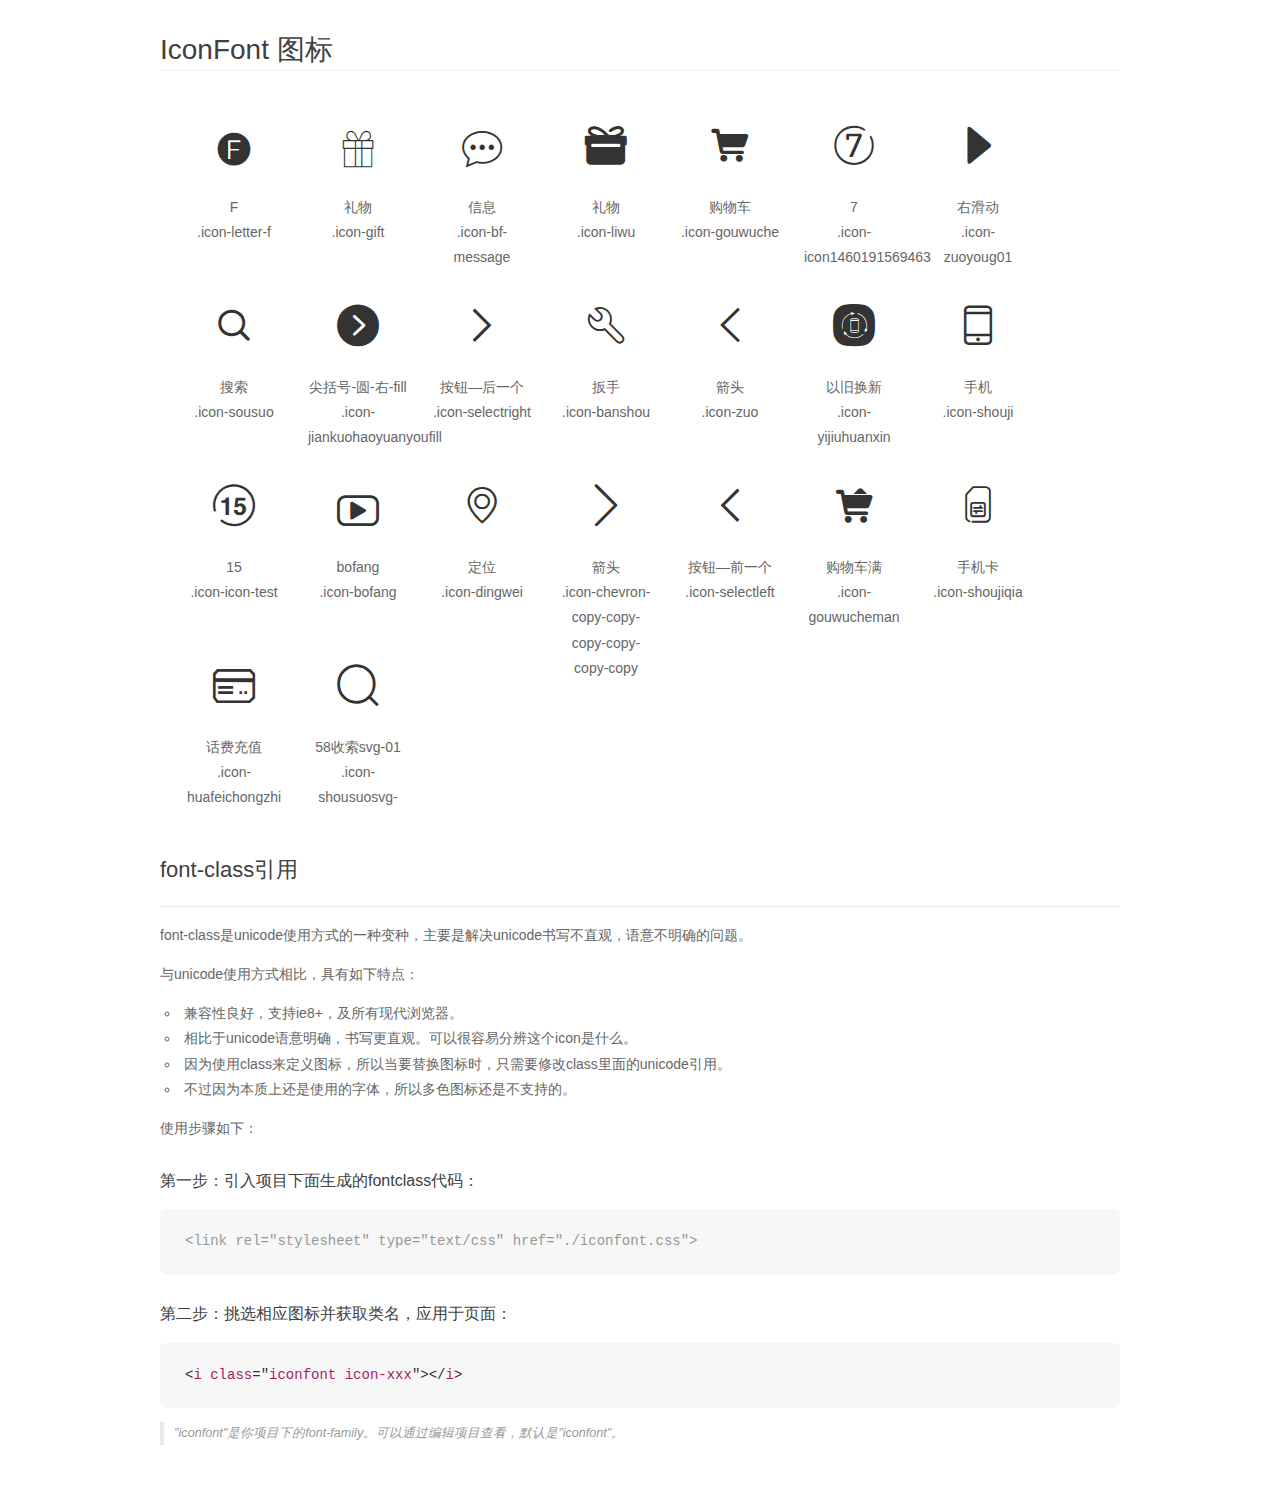
<file: iconfont/demo_fontclass.html>
<!DOCTYPE html>
<html>
<head>
    <meta charset="utf-8"/>
    <title>IconFont</title>
    <link rel="stylesheet" href="demo.css">
    <link rel="stylesheet" href="iconfont.css">
</head>
<body>
    <div class="main markdown">
        <h1>IconFont 图标</h1>
        <ul class="icon_lists clear">
            
                <li>
                <i class="icon iconfont icon-letter-f"></i>
                    <div class="name">F</div>
                    <div class="fontclass">.icon-letter-f</div>
                </li>
            
                <li>
                <i class="icon iconfont icon-gift"></i>
                    <div class="name">礼物</div>
                    <div class="fontclass">.icon-gift</div>
                </li>
            
                <li>
                <i class="icon iconfont icon-bf-message"></i>
                    <div class="name">信息</div>
                    <div class="fontclass">.icon-bf-message</div>
                </li>
            
                <li>
                <i class="icon iconfont icon-liwu"></i>
                    <div class="name">礼物</div>
                    <div class="fontclass">.icon-liwu</div>
                </li>
            
                <li>
                <i class="icon iconfont icon-gouwuche"></i>
                    <div class="name">购物车</div>
                    <div class="fontclass">.icon-gouwuche</div>
                </li>
            
                <li>
                <i class="icon iconfont icon-icon1460191569463"></i>
                    <div class="name">7</div>
                    <div class="fontclass">.icon-icon1460191569463</div>
                </li>
            
                <li>
                <i class="icon iconfont icon-zuoyoug01"></i>
                    <div class="name">右滑动</div>
                    <div class="fontclass">.icon-zuoyoug01</div>
                </li>
            
                <li>
                <i class="icon iconfont icon-sousuo"></i>
                    <div class="name">搜索</div>
                    <div class="fontclass">.icon-sousuo</div>
                </li>
            
                <li>
                <i class="icon iconfont icon-jiankuohaoyuanyoufill"></i>
                    <div class="name">尖括号-圆-右-fill</div>
                    <div class="fontclass">.icon-jiankuohaoyuanyoufill</div>
                </li>
            
                <li>
                <i class="icon iconfont icon-selectright"></i>
                    <div class="name">按钮—后一个</div>
                    <div class="fontclass">.icon-selectright</div>
                </li>
            
                <li>
                <i class="icon iconfont icon-banshou"></i>
                    <div class="name">扳手</div>
                    <div class="fontclass">.icon-banshou</div>
                </li>
            
                <li>
                <i class="icon iconfont icon-zuo"></i>
                    <div class="name">箭头</div>
                    <div class="fontclass">.icon-zuo</div>
                </li>
            
                <li>
                <i class="icon iconfont icon-yijiuhuanxin"></i>
                    <div class="name">以旧换新</div>
                    <div class="fontclass">.icon-yijiuhuanxin</div>
                </li>
            
                <li>
                <i class="icon iconfont icon-shouji"></i>
                    <div class="name">手机</div>
                    <div class="fontclass">.icon-shouji</div>
                </li>
            
                <li>
                <i class="icon iconfont icon-icon-test"></i>
                    <div class="name">15</div>
                    <div class="fontclass">.icon-icon-test</div>
                </li>
            
                <li>
                <i class="icon iconfont icon-bofang"></i>
                    <div class="name">bofang</div>
                    <div class="fontclass">.icon-bofang</div>
                </li>
            
                <li>
                <i class="icon iconfont icon-dingwei"></i>
                    <div class="name">定位</div>
                    <div class="fontclass">.icon-dingwei</div>
                </li>
            
                <li>
                <i class="icon iconfont icon-chevron-copy-copy-copy-copy-copy-copy"></i>
                    <div class="name">箭头</div>
                    <div class="fontclass">.icon-chevron-copy-copy-copy-copy-copy-copy</div>
                </li>
            
                <li>
                <i class="icon iconfont icon-selectleft"></i>
                    <div class="name">按钮—前一个</div>
                    <div class="fontclass">.icon-selectleft</div>
                </li>
            
                <li>
                <i class="icon iconfont icon-gouwucheman"></i>
                    <div class="name">购物车满</div>
                    <div class="fontclass">.icon-gouwucheman</div>
                </li>
            
                <li>
                <i class="icon iconfont icon-shoujiqia"></i>
                    <div class="name">手机卡</div>
                    <div class="fontclass">.icon-shoujiqia</div>
                </li>
            
                <li>
                <i class="icon iconfont icon-huafeichongzhi"></i>
                    <div class="name">话费充值</div>
                    <div class="fontclass">.icon-huafeichongzhi</div>
                </li>
            
                <li>
                <i class="icon iconfont icon-shousuosvg-"></i>
                    <div class="name">58收索svg-01</div>
                    <div class="fontclass">.icon-shousuosvg-</div>
                </li>
            
        </ul>

        <h2 id="font-class-">font-class引用</h2>
        <hr>

        <p>font-class是unicode使用方式的一种变种，主要是解决unicode书写不直观，语意不明确的问题。</p>
        <p>与unicode使用方式相比，具有如下特点：</p>
        <ul>
        <li>兼容性良好，支持ie8+，及所有现代浏览器。</li>
        <li>相比于unicode语意明确，书写更直观。可以很容易分辨这个icon是什么。</li>
        <li>因为使用class来定义图标，所以当要替换图标时，只需要修改class里面的unicode引用。</li>
        <li>不过因为本质上还是使用的字体，所以多色图标还是不支持的。</li>
        </ul>
        <p>使用步骤如下：</p>
        <h3 id="-fontclass-">第一步：引入项目下面生成的fontclass代码：</h3>


        <pre><code class="lang-js hljs javascript"><span class="hljs-comment">&lt;link rel="stylesheet" type="text/css" href="./iconfont.css"&gt;</span></code></pre>
        <h3 id="-">第二步：挑选相应图标并获取类名，应用于页面：</h3>
        <pre><code class="lang-css hljs">&lt;<span class="hljs-selector-tag">i</span> <span class="hljs-selector-tag">class</span>="<span class="hljs-selector-tag">iconfont</span> <span class="hljs-selector-tag">icon-xxx</span>"&gt;&lt;/<span class="hljs-selector-tag">i</span>&gt;</code></pre>
        <blockquote>
        <p>"iconfont"是你项目下的font-family。可以通过编辑项目查看，默认是"iconfont"。</p>
        </blockquote>
    </div>
</body>
</html>
</file>
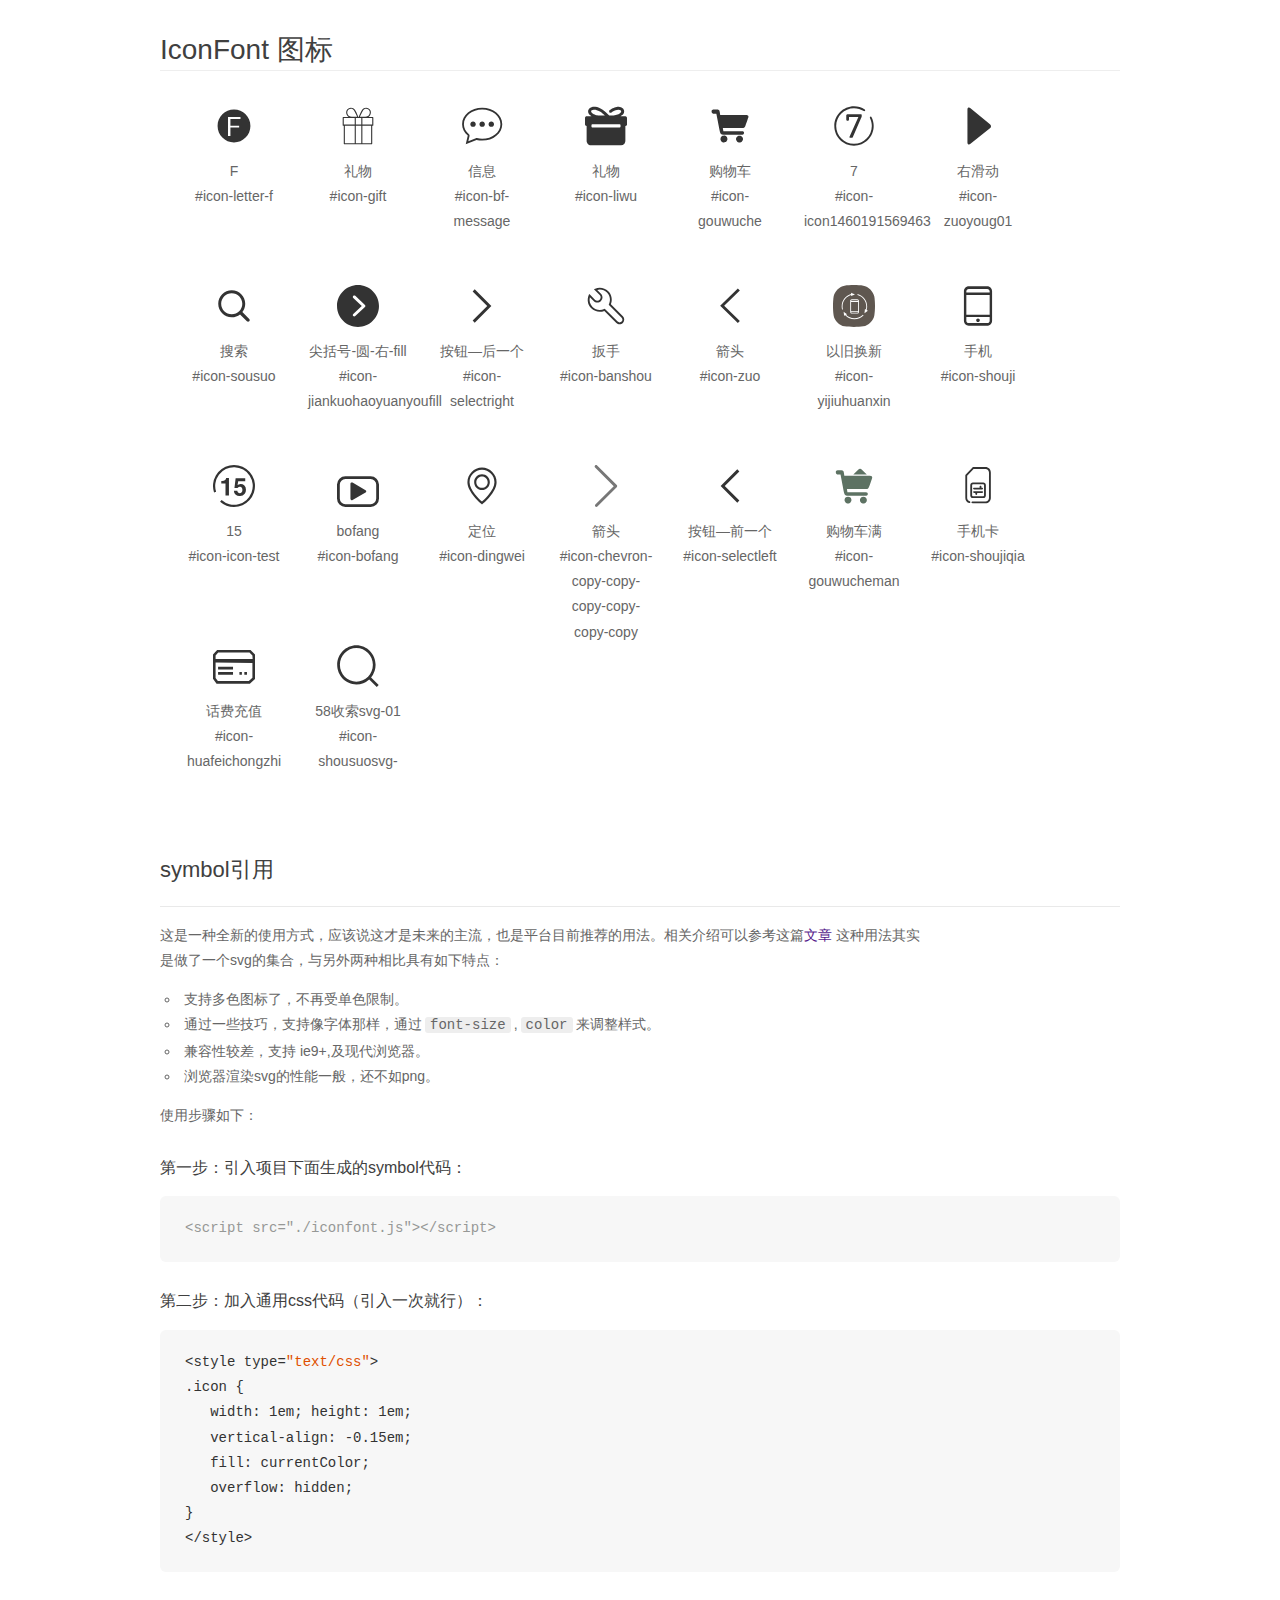
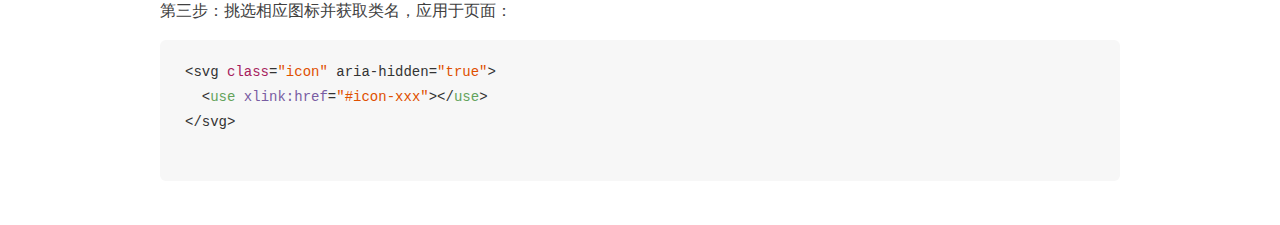
<file: iconfont/demo_symbol.html>
<!DOCTYPE html>
<html>
<head>
    <meta charset="utf-8"/>
    <title>IconFont</title>
    <link rel="stylesheet" href="demo.css">
    <script src="iconfont.js"></script>

    <style type="text/css">
        .icon {
          /* 通过设置 font-size 来改变图标大小 */
          width: 1em; height: 1em;
          /* 图标和文字相邻时，垂直对齐 */
          vertical-align: -0.15em;
          /* 通过设置 color 来改变 SVG 的颜色/fill */
          fill: currentColor;
          /* path 和 stroke 溢出 viewBox 部分在 IE 下会显示
             normalize.css 中也包含这行 */
          overflow: hidden;
        }

    </style>
</head>
<body>
    <div class="main markdown">
        <h1>IconFont 图标</h1>
        <ul class="icon_lists clear">
            
                <li>
                    <svg class="icon" aria-hidden="true">
                        <use xlink:href="#icon-letter-f"></use>
                    </svg>
                    <div class="name">F</div>
                    <div class="fontclass">#icon-letter-f</div>
                </li>
            
                <li>
                    <svg class="icon" aria-hidden="true">
                        <use xlink:href="#icon-gift"></use>
                    </svg>
                    <div class="name">礼物</div>
                    <div class="fontclass">#icon-gift</div>
                </li>
            
                <li>
                    <svg class="icon" aria-hidden="true">
                        <use xlink:href="#icon-bf-message"></use>
                    </svg>
                    <div class="name">信息</div>
                    <div class="fontclass">#icon-bf-message</div>
                </li>
            
                <li>
                    <svg class="icon" aria-hidden="true">
                        <use xlink:href="#icon-liwu"></use>
                    </svg>
                    <div class="name">礼物</div>
                    <div class="fontclass">#icon-liwu</div>
                </li>
            
                <li>
                    <svg class="icon" aria-hidden="true">
                        <use xlink:href="#icon-gouwuche"></use>
                    </svg>
                    <div class="name">购物车</div>
                    <div class="fontclass">#icon-gouwuche</div>
                </li>
            
                <li>
                    <svg class="icon" aria-hidden="true">
                        <use xlink:href="#icon-icon1460191569463"></use>
                    </svg>
                    <div class="name">7</div>
                    <div class="fontclass">#icon-icon1460191569463</div>
                </li>
            
                <li>
                    <svg class="icon" aria-hidden="true">
                        <use xlink:href="#icon-zuoyoug01"></use>
                    </svg>
                    <div class="name">右滑动</div>
                    <div class="fontclass">#icon-zuoyoug01</div>
                </li>
            
                <li>
                    <svg class="icon" aria-hidden="true">
                        <use xlink:href="#icon-sousuo"></use>
                    </svg>
                    <div class="name">搜索</div>
                    <div class="fontclass">#icon-sousuo</div>
                </li>
            
                <li>
                    <svg class="icon" aria-hidden="true">
                        <use xlink:href="#icon-jiankuohaoyuanyoufill"></use>
                    </svg>
                    <div class="name">尖括号-圆-右-fill</div>
                    <div class="fontclass">#icon-jiankuohaoyuanyoufill</div>
                </li>
            
                <li>
                    <svg class="icon" aria-hidden="true">
                        <use xlink:href="#icon-selectright"></use>
                    </svg>
                    <div class="name">按钮—后一个</div>
                    <div class="fontclass">#icon-selectright</div>
                </li>
            
                <li>
                    <svg class="icon" aria-hidden="true">
                        <use xlink:href="#icon-banshou"></use>
                    </svg>
                    <div class="name">扳手</div>
                    <div class="fontclass">#icon-banshou</div>
                </li>
            
                <li>
                    <svg class="icon" aria-hidden="true">
                        <use xlink:href="#icon-zuo"></use>
                    </svg>
                    <div class="name">箭头</div>
                    <div class="fontclass">#icon-zuo</div>
                </li>
            
                <li>
                    <svg class="icon" aria-hidden="true">
                        <use xlink:href="#icon-yijiuhuanxin"></use>
                    </svg>
                    <div class="name">以旧换新</div>
                    <div class="fontclass">#icon-yijiuhuanxin</div>
                </li>
            
                <li>
                    <svg class="icon" aria-hidden="true">
                        <use xlink:href="#icon-shouji"></use>
                    </svg>
                    <div class="name">手机</div>
                    <div class="fontclass">#icon-shouji</div>
                </li>
            
                <li>
                    <svg class="icon" aria-hidden="true">
                        <use xlink:href="#icon-icon-test"></use>
                    </svg>
                    <div class="name">15</div>
                    <div class="fontclass">#icon-icon-test</div>
                </li>
            
                <li>
                    <svg class="icon" aria-hidden="true">
                        <use xlink:href="#icon-bofang"></use>
                    </svg>
                    <div class="name">bofang</div>
                    <div class="fontclass">#icon-bofang</div>
                </li>
            
                <li>
                    <svg class="icon" aria-hidden="true">
                        <use xlink:href="#icon-dingwei"></use>
                    </svg>
                    <div class="name">定位</div>
                    <div class="fontclass">#icon-dingwei</div>
                </li>
            
                <li>
                    <svg class="icon" aria-hidden="true">
                        <use xlink:href="#icon-chevron-copy-copy-copy-copy-copy-copy"></use>
                    </svg>
                    <div class="name">箭头</div>
                    <div class="fontclass">#icon-chevron-copy-copy-copy-copy-copy-copy</div>
                </li>
            
                <li>
                    <svg class="icon" aria-hidden="true">
                        <use xlink:href="#icon-selectleft"></use>
                    </svg>
                    <div class="name">按钮—前一个</div>
                    <div class="fontclass">#icon-selectleft</div>
                </li>
            
                <li>
                    <svg class="icon" aria-hidden="true">
                        <use xlink:href="#icon-gouwucheman"></use>
                    </svg>
                    <div class="name">购物车满</div>
                    <div class="fontclass">#icon-gouwucheman</div>
                </li>
            
                <li>
                    <svg class="icon" aria-hidden="true">
                        <use xlink:href="#icon-shoujiqia"></use>
                    </svg>
                    <div class="name">手机卡</div>
                    <div class="fontclass">#icon-shoujiqia</div>
                </li>
            
                <li>
                    <svg class="icon" aria-hidden="true">
                        <use xlink:href="#icon-huafeichongzhi"></use>
                    </svg>
                    <div class="name">话费充值</div>
                    <div class="fontclass">#icon-huafeichongzhi</div>
                </li>
            
                <li>
                    <svg class="icon" aria-hidden="true">
                        <use xlink:href="#icon-shousuosvg-"></use>
                    </svg>
                    <div class="name">58收索svg-01</div>
                    <div class="fontclass">#icon-shousuosvg-</div>
                </li>
            
        </ul>


        <h2 id="symbol-">symbol引用</h2>
        <hr>

        <p>这是一种全新的使用方式，应该说这才是未来的主流，也是平台目前推荐的用法。相关介绍可以参考这篇<a href="">文章</a>
        这种用法其实是做了一个svg的集合，与另外两种相比具有如下特点：</p>
        <ul>
          <li>支持多色图标了，不再受单色限制。</li>
          <li>通过一些技巧，支持像字体那样，通过<code>font-size</code>,<code>color</code>来调整样式。</li>
          <li>兼容性较差，支持 ie9+,及现代浏览器。</li>
          <li>浏览器渲染svg的性能一般，还不如png。</li>
        </ul>
        <p>使用步骤如下：</p>
        <h3 id="-symbol-">第一步：引入项目下面生成的symbol代码：</h3>
        <pre><code class="lang-js hljs javascript"><span class="hljs-comment">&lt;script src="./iconfont.js"&gt;&lt;/script&gt;</span></code></pre>
        <h3 id="-css-">第二步：加入通用css代码（引入一次就行）：</h3>
        <pre><code class="lang-js hljs javascript">&lt;style type=<span class="hljs-string">"text/css"</span>&gt;
.icon {
   width: <span class="hljs-number">1</span>em; height: <span class="hljs-number">1</span>em;
   vertical-align: <span class="hljs-number">-0.15</span>em;
   fill: currentColor;
   overflow: hidden;
}
&lt;<span class="hljs-regexp">/style&gt;</span></code></pre>
        <h3 id="-">第三步：挑选相应图标并获取类名，应用于页面：</h3>
        <pre><code class="lang-js hljs javascript">&lt;svg <span class="hljs-class"><span class="hljs-keyword">class</span></span>=<span class="hljs-string">"icon"</span> aria-hidden=<span class="hljs-string">"true"</span>&gt;<span class="xml"><span class="hljs-tag">
  &lt;<span class="hljs-name">use</span> <span class="hljs-attr">xlink:href</span>=<span class="hljs-string">"#icon-xxx"</span>&gt;</span><span class="hljs-tag">&lt;/<span class="hljs-name">use</span>&gt;</span>
</span>&lt;<span class="hljs-regexp">/svg&gt;
        </span></code></pre>
    </div>
</body>
</html>
</file>
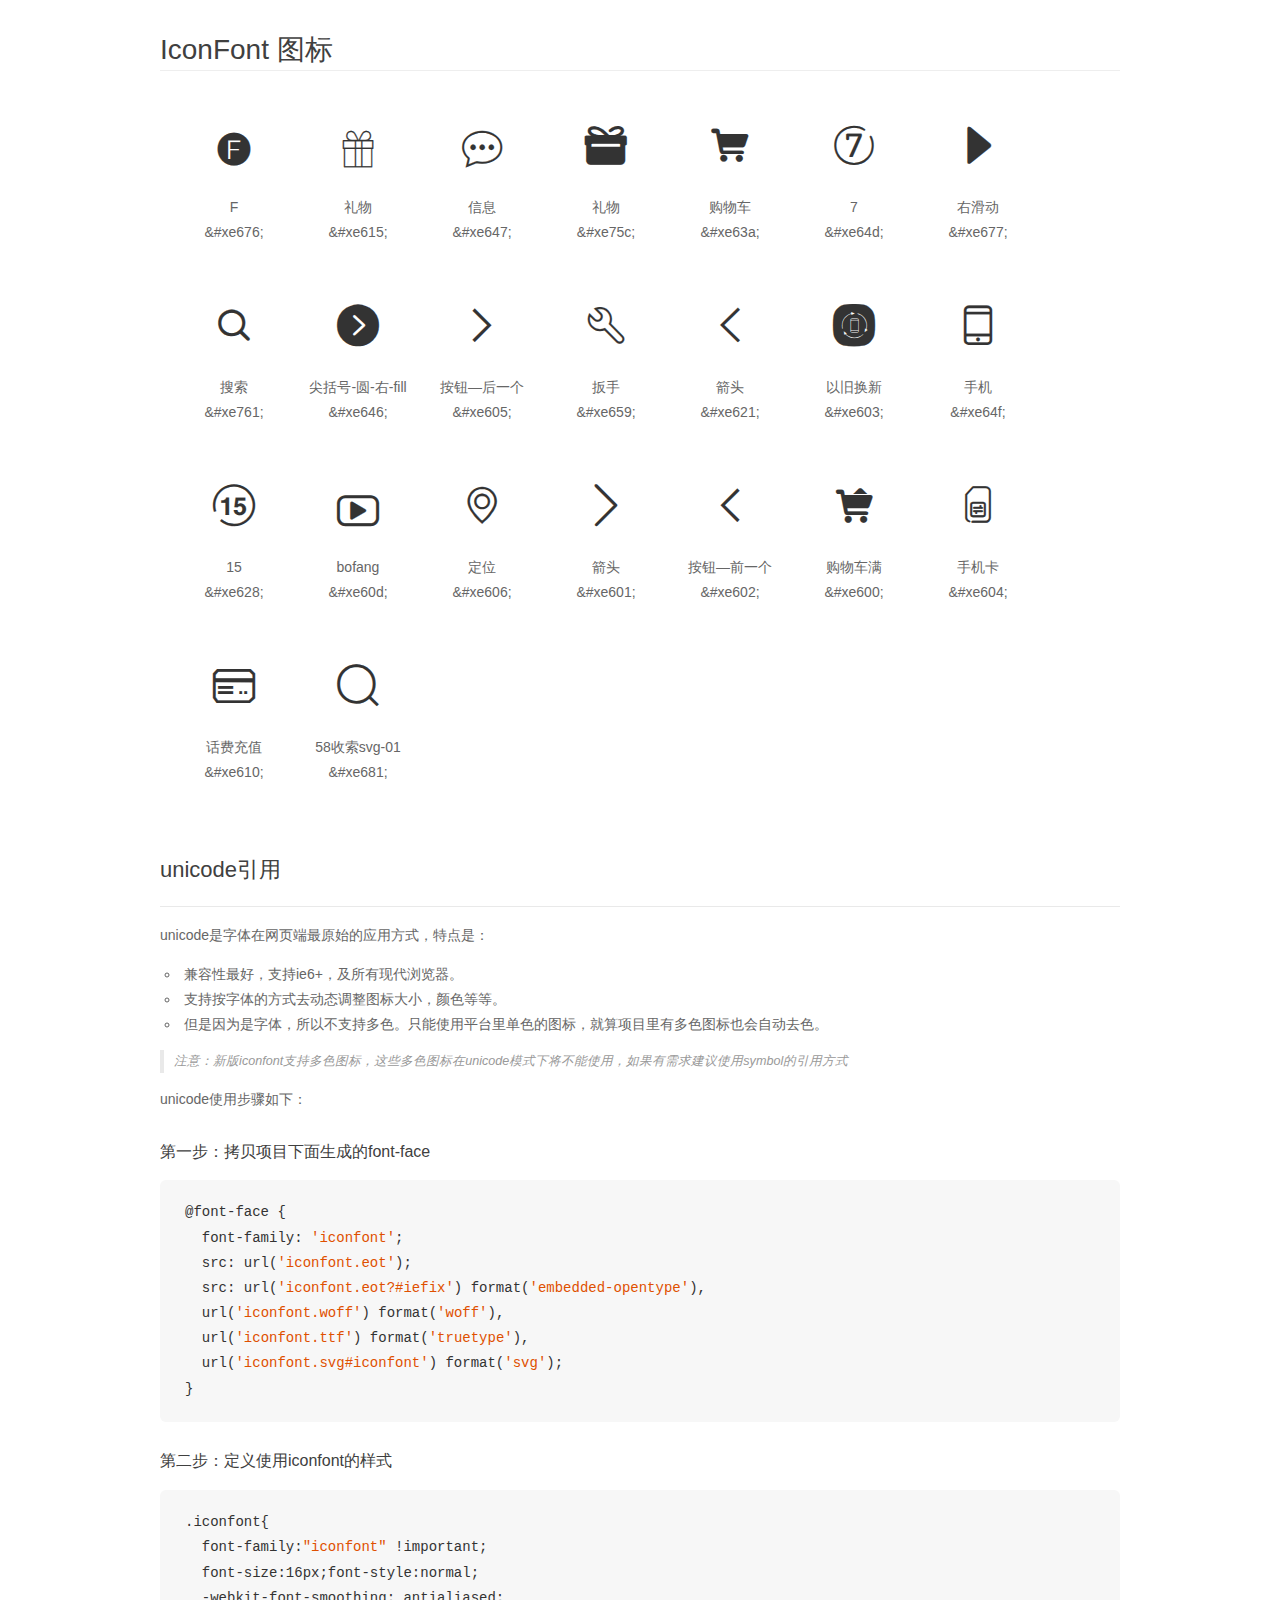
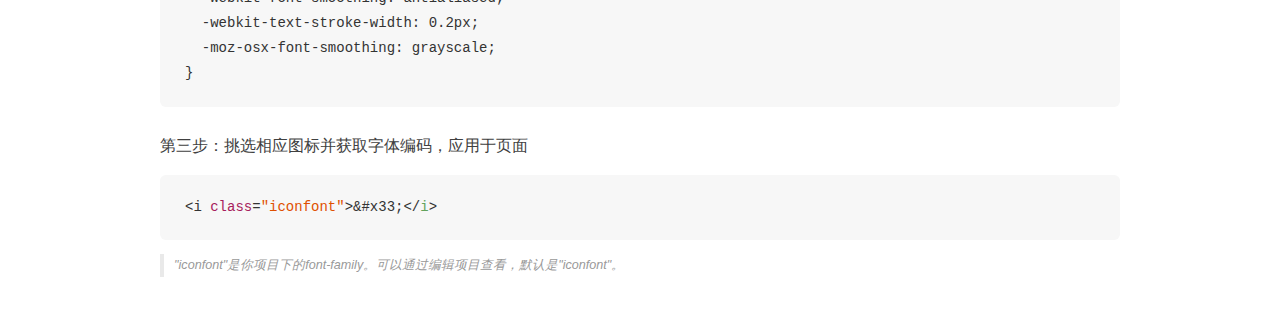
<file: iconfont/demo_unicode.html>
<!DOCTYPE html>
<html>
<head>
    <meta charset="utf-8"/>
    <title>IconFont</title>
    <link rel="stylesheet" href="demo.css">

    <style type="text/css">

        @font-face {font-family: "iconfont";
          src: url('iconfont.eot'); /* IE9*/
          src: url('iconfont.eot#iefix') format('embedded-opentype'), /* IE6-IE8 */
          url('iconfont.woff') format('woff'), /* chrome, firefox */
          url('iconfont.ttf') format('truetype'), /* chrome, firefox, opera, Safari, Android, iOS 4.2+*/
          url('iconfont.svg#iconfont') format('svg'); /* iOS 4.1- */
        }

        .iconfont {
          font-family:"iconfont" !important;
          font-size:16px;
          font-style:normal;
          -webkit-font-smoothing: antialiased;
          -webkit-text-stroke-width: 0.2px;
          -moz-osx-font-smoothing: grayscale;
        }

    </style>
</head>
<body>
    <div class="main markdown">
        <h1>IconFont 图标</h1>
        <ul class="icon_lists clear">
            
                <li>
                <i class="icon iconfont">&#xe676;</i>
                    <div class="name">F</div>
                    <div class="code">&amp;#xe676;</div>
                </li>
            
                <li>
                <i class="icon iconfont">&#xe615;</i>
                    <div class="name">礼物</div>
                    <div class="code">&amp;#xe615;</div>
                </li>
            
                <li>
                <i class="icon iconfont">&#xe647;</i>
                    <div class="name">信息</div>
                    <div class="code">&amp;#xe647;</div>
                </li>
            
                <li>
                <i class="icon iconfont">&#xe75c;</i>
                    <div class="name">礼物</div>
                    <div class="code">&amp;#xe75c;</div>
                </li>
            
                <li>
                <i class="icon iconfont">&#xe63a;</i>
                    <div class="name">购物车</div>
                    <div class="code">&amp;#xe63a;</div>
                </li>
            
                <li>
                <i class="icon iconfont">&#xe64d;</i>
                    <div class="name">7</div>
                    <div class="code">&amp;#xe64d;</div>
                </li>
            
                <li>
                <i class="icon iconfont">&#xe677;</i>
                    <div class="name">右滑动</div>
                    <div class="code">&amp;#xe677;</div>
                </li>
            
                <li>
                <i class="icon iconfont">&#xe761;</i>
                    <div class="name">搜索</div>
                    <div class="code">&amp;#xe761;</div>
                </li>
            
                <li>
                <i class="icon iconfont">&#xe646;</i>
                    <div class="name">尖括号-圆-右-fill</div>
                    <div class="code">&amp;#xe646;</div>
                </li>
            
                <li>
                <i class="icon iconfont">&#xe605;</i>
                    <div class="name">按钮—后一个</div>
                    <div class="code">&amp;#xe605;</div>
                </li>
            
                <li>
                <i class="icon iconfont">&#xe659;</i>
                    <div class="name">扳手</div>
                    <div class="code">&amp;#xe659;</div>
                </li>
            
                <li>
                <i class="icon iconfont">&#xe621;</i>
                    <div class="name">箭头</div>
                    <div class="code">&amp;#xe621;</div>
                </li>
            
                <li>
                <i class="icon iconfont">&#xe603;</i>
                    <div class="name">以旧换新</div>
                    <div class="code">&amp;#xe603;</div>
                </li>
            
                <li>
                <i class="icon iconfont">&#xe64f;</i>
                    <div class="name">手机</div>
                    <div class="code">&amp;#xe64f;</div>
                </li>
            
                <li>
                <i class="icon iconfont">&#xe628;</i>
                    <div class="name">15</div>
                    <div class="code">&amp;#xe628;</div>
                </li>
            
                <li>
                <i class="icon iconfont">&#xe60d;</i>
                    <div class="name">bofang</div>
                    <div class="code">&amp;#xe60d;</div>
                </li>
            
                <li>
                <i class="icon iconfont">&#xe606;</i>
                    <div class="name">定位</div>
                    <div class="code">&amp;#xe606;</div>
                </li>
            
                <li>
                <i class="icon iconfont">&#xe601;</i>
                    <div class="name">箭头</div>
                    <div class="code">&amp;#xe601;</div>
                </li>
            
                <li>
                <i class="icon iconfont">&#xe602;</i>
                    <div class="name">按钮—前一个</div>
                    <div class="code">&amp;#xe602;</div>
                </li>
            
                <li>
                <i class="icon iconfont">&#xe600;</i>
                    <div class="name">购物车满</div>
                    <div class="code">&amp;#xe600;</div>
                </li>
            
                <li>
                <i class="icon iconfont">&#xe604;</i>
                    <div class="name">手机卡</div>
                    <div class="code">&amp;#xe604;</div>
                </li>
            
                <li>
                <i class="icon iconfont">&#xe610;</i>
                    <div class="name">话费充值</div>
                    <div class="code">&amp;#xe610;</div>
                </li>
            
                <li>
                <i class="icon iconfont">&#xe681;</i>
                    <div class="name">58收索svg-01</div>
                    <div class="code">&amp;#xe681;</div>
                </li>
            
        </ul>
        <h2 id="unicode-">unicode引用</h2>
        <hr>

        <p>unicode是字体在网页端最原始的应用方式，特点是：</p>
        <ul>
        <li>兼容性最好，支持ie6+，及所有现代浏览器。</li>
        <li>支持按字体的方式去动态调整图标大小，颜色等等。</li>
        <li>但是因为是字体，所以不支持多色。只能使用平台里单色的图标，就算项目里有多色图标也会自动去色。</li>
        </ul>
        <blockquote>
        <p>注意：新版iconfont支持多色图标，这些多色图标在unicode模式下将不能使用，如果有需求建议使用symbol的引用方式</p>
        </blockquote>
        <p>unicode使用步骤如下：</p>
        <h3 id="-font-face">第一步：拷贝项目下面生成的font-face</h3>
        <pre><code class="lang-js hljs javascript">@font-face {
  font-family: <span class="hljs-string">'iconfont'</span>;
  src: url(<span class="hljs-string">'iconfont.eot'</span>);
  src: url(<span class="hljs-string">'iconfont.eot?#iefix'</span>) format(<span class="hljs-string">'embedded-opentype'</span>),
  url(<span class="hljs-string">'iconfont.woff'</span>) format(<span class="hljs-string">'woff'</span>),
  url(<span class="hljs-string">'iconfont.ttf'</span>) format(<span class="hljs-string">'truetype'</span>),
  url(<span class="hljs-string">'iconfont.svg#iconfont'</span>) format(<span class="hljs-string">'svg'</span>);
}
</code></pre>
        <h3 id="-iconfont-">第二步：定义使用iconfont的样式</h3>
        <pre><code class="lang-js hljs javascript">.iconfont{
  font-family:<span class="hljs-string">"iconfont"</span> !important;
  font-size:<span class="hljs-number">16</span>px;font-style:normal;
  -webkit-font-smoothing: antialiased;
  -webkit-text-stroke-width: <span class="hljs-number">0.2</span>px;
  -moz-osx-font-smoothing: grayscale;
}
</code></pre>
        <h3 id="-">第三步：挑选相应图标并获取字体编码，应用于页面</h3>
        <pre><code class="lang-js hljs javascript">&lt;i <span class="hljs-class"><span class="hljs-keyword">class</span></span>=<span class="hljs-string">"iconfont"</span>&gt;&amp;#x33;<span class="xml"><span class="hljs-tag">&lt;/<span class="hljs-name">i</span>&gt;</span></span></code></pre>

        <blockquote>
        <p>"iconfont"是你项目下的font-family。可以通过编辑项目查看，默认是"iconfont"。</p>
        </blockquote>
    </div>


</body>
</html>
</file>
<file: css/index.css>
*{
	margin: 0;
	padding: 0;
	list-style: none;
}
a{
	text-decoration: none;
}
input:focus{
	outline: none;
}
/* header开始 */
.header{
	width: 100%;
	height: 40px;
	background-color: #333333;
}
.header-content{
	width: 1227px;
	height: 40px;
	margin: 0 auto;
	/* background-color: yellow; */
}
.header-left{
	width: 596px;
	height: 40px;
	float: left;
}
.header-left li{
	float: left;
	font-size: 12px;
	padding: 0 8px;
	border-right: 1px solid #393e3e;
	margin-top: 14px;
}
.header-content .header-left li:first-child{
	padding-left: 0;
}
.header-content .header-left li:last-child{
	border-right: 0;
	padding-right: 0;
}
.header-left li a{
	color: #b0b0b0;
}
.header-left li a:hover{
	color: #fff;
}
.header-right{
	width: 292px;
	height: 40px;
	float: right;
	/* background-color: red; */
}
.header-right-left li{
	float: left;
	font-size: 12px;
	padding: 0 8px;
	border-right: 1px solid #393e3e;
	margin-top: 14px;
}
.header-content .header-right li:first-child{
	padding-left: 0;
}
.header-content .header-right li:last-child{
	border-right: 0;
	border-right: 0;
}
.header-right li a{
	color: #b0b0b0;
}
.header-right li a:hover{
	color: #fff;
}
.header-right-shopcar{
	float: left;
	margin-left: 34px;
	width: 120px;
	height: 40px;
	background-color: #424242;
}
.header-gouwuche{
	float: left;
	margin-left: 17px;
	margin-top: 14px;
	width: 20px;
	height: 15px;
	background:url('../img/shopcar_03.png') no-repeat center center;
}
.header-gouwuzi{
	float: left;
	font-size: 12px;
	color: #b0b0b0;
	margin-left: 4px;
	margin-top: 14px;
}
.header-right-shopcar:hover{
	background-color: #fff;
}
.header-right-shopcar:hover .header-gouwuzi{
	color: orange;
}
.header-right-shopcar:hover .header-gouwuche{
	background-image: url('../img/shopcar-dianji.png')
}
/* header结束 */
/* nav开始 */
.nav{
	width: 1227px;
	height: 100px;
	margin: 0 auto;

}
.nav-left{
	width: 55px;
	height: 55px;
	background-image: url('../img/nav-logo.png');
	float: left;
	margin-top: 22px;
}

.nav-center{
	float: left;
	margin-left: 189px;
	height: 100px;
}
.nav-center li{	
	font-size: 16px;
	line-height: 100px;
	float: left;
	margin-left: 21px;
}
.nav .nav-center li:first-child{
	margin-left: 0;
}
.nav-center a{
	color: #333333;
}
.nav-center a:hover{
	color: orange;
}
.nav-right{
	float: right;
	width: 298px;
	height: 50px;
	margin-top: 25px;
	position: relative;
}
.nav-search-left{
	float:left;
	width: 227px;
	height: 48px;
	font-size: 20px;
	padding: 0 8px;
	border: 1px solid #e0e0e0;
}
.nav-search-right{
	float: left;
	width: 51px;
	height: 50px;
	background-image: url('../img/search.png');
	border: 0;
	/* background-size: 100% 100%; */
}
.nav-right .nav-search-right:hover{
	background-image: url('../img/search-danji.png');
}
.nav-right-content1{
	display: block;
	width: 78px;
	height: 18px;
	background-color: #eeeeee;
	font-size: 10px;
	color: #757575;
	text-align: center;
	line-height: 18px;
	position: absolute;
	left: 83px;
	top: 15px;
}
.nav-right-content1:hover{
	background-color: orange;
	color: white;
}
.nav-right-content2{
	display: block;
	width: 67px;
	height: 18px;
	background-color: #eeeeee;
	font-size: 10px;
	color: #757575;
	text-align: center;
	line-height: 18px;
	position: absolute;
	right: 62px;
	top: 15px;
}
.nav-right-content2:hover{
	background-color: orange;
	color: white;
}
/* nav结束 */
/* banner开始 */
.banner{
	width: 1227px;
	height: 460px;
	margin: 0 auto;
/* 	background-color: yellow; */
	position: relative;
}
.banner-img{
	width: 1227px;
	height: 460px;
/* 	background-color: red; */
}
.banner-img li{
	width: 1227px;
	height: 460px;
	background-color: black;
	position: absolute;
	top: 0;

}
.banner-img li img{
	display: block;
	width: 100%;
	height: 100%;
}
.banner-list{
	width: 235px;
	height: 420px;
	padding: 20px 0;
	background-color: rgba(0, 0, 0, 0.5);
	position: absolute;
	top: 0;
	left: 0;
}
.banner-list ul{
	width: 235px;
	height: 420px;
	/* background-color: green; */
}
.banner-list ul li{
	width: 185px;
	height: 42px;
	padding: 0 25px;
	line-height: 42px;
	font-size: 12px;
	cursor: pointer;
}
.banner-list ul li i{
	float: right;
	font-size: 12px;
}
.banner-list a{
	color: #d9dcde;
}
.banner-list li:hover{
	background-color: orange;
}
.banner-left{
	width: 41px;
	height: 69px;

	position: absolute;
	top: 0;
	bottom: 0;
	margin-top: auto;
	margin-bottom: auto;
	left: 235px;
	font-size: 30px;
	color: #afbbbf;
	text-align: center;
	line-height: 69px;
	cursor: pointer;
}
.banner-left:hover{
	background-color: #537078;
	color: white;
}
.banner-right{
	width: 41px;
	height: 69px;

	position: absolute;
	top: 0;
	bottom: 0;
	margin-top: auto;
	margin-bottom: auto;
	right: 0;
	font-size: 30px;
	color: #afbbbf;
	text-align: center;
	line-height: 69px;
	cursor: pointer;
}
.banner-right:hover{
	background-color: #537078;

	color: white;
}
.bth-list{
	width: 130px;
	height: 10px;
/* 	background-color: green; */
	position: absolute;
	right: 35px;
	bottom: 25px;
}
.bth-list li{
	width: 6px;
	height: 6px;
	background-color: #51383d;
	border-radius: 50%;
	border: 2px solid #8d8c8c;
	float: left;
	margin-left: 10px;
	cursor: pointer;
}
.bth-list li:first-child{
	margin-left: 0;
}
.bth-list li:hover{
	background-color:#a9a8a8; 
}
/* banner结束 */
/* banner下开始 */
.bannerxia{
	width: 1227px;
	height: 170px;
	margin: 0 auto;
	margin-top: 14px;
}
.bannerxia-left{
	width: 228px;
	height: 164px;
	float: left;
	background-color:#5f5750;
	padding: 3px;
}
.bannerxia-left li{
	float: left;
	width: 70px;
    height: 64px;
    padding: 0 3px;
    padding-top: 18px;
    font-size: 12px;
    text-align: center;
    position: relative;
}
.bannerxia-left li a{
	color: #cdcac8;
}
.bannerxia-left li i{
	font-size: 24px
}
.bannerxia-left-1{
	width: 1px;
	height: 70px;
	background-color: #665e57;
	position: absolute;
	left: 0;
	top: 6px;
}
.bannerxia-left-2{
	width: 64px;
	height: 1px;
	background-color: #665e57;
	position: absolute;
	left: 6px;
	bottom: -1px;
}
.bannerxia-left li:hover a{
	color: white;
}
.bannerxia-right{
	width: 993px;
	height: 170px;
	float: left;
}
.bannerxia-right-list{
	display: block;
	float: left;
	width: 316px;
	height: 170px;
	margin-left: 14px;
}
.bannerxia-right-list:last-child{
	width: 319px;
}
.bannerxia-right-list img{
	display: block;
	width: 100%;
	height: 100%;
}
.bannerxia-right-list:hover{
	box-shadow:0px 5px 8px 5px rgba(142,140,140,0.2);
}
/* banner下结束 */
/* 单品开始 */
.danpin{
	width: 1227px;
	height: 424px;
/* 	background-color: yellow; */
	margin: 0 auto;

}
.danpin-head{
	width: 1227px;
	height: 83px;
/* 	background-color: red; */
	overflow: hidden;
}
.danpin-head-left{
	font-size: 19px;
	color: #333333;
	margin-top: 43px;
	float: left;
}
.danpin-head-right{
	width: 71px;
	height: 24px;
/* 	background-color: red; */
	float: right;
	margin-top: 45px;
}
.danpin-head-right-left{
	display: block;
	float: left;
	width: 34px;
	height: 22px;
	color: #b3b0b0;
	border: 1px solid #b0b0b1;
	/* padding-left: 12px; */
	text-align: center;
}
.danpin-head-right-right{
	display: block;
	float: left;
	width: 34px;
	height: 22px;
	border: 1px solid #b0b0b1;
	border-left: 0;
	color: #b3b0b0;
	/* padding-left: 12px */
	text-align: center;
}
.danpin-head-right div:hover{
	color: orange;
}
.danpin-body{
	width: 1227px;
	height: 341px;
/* 	background-color: green; */
}
.danpin-list{
	width: 234px;
	height: 340px;
	background-color:#fafafa;
	float: left;
	margin-left: 14px;
}
.danpin-list1{
	width: 235px;
	margin-left: 0;
}
.danpin-body .danpin-list:first-child{
	border-top: 1px solid #ffac13;
}
.danpin-body .danpin-list:nth-child(2){
	border-top: 1px solid #83c44e;
}
.danpin-body .danpin-list:nth-child(3){
	border-top: 1px solid #2196f3;
}
.danpin-body .danpin-list:nth-child(4){
	border-top: 1px solid #e53935;
}
.danpin-body .danpin-list:last-child{
	border-top: 1px solid #00c0a5;
}
.danpin-list-img{
	display: block;
	width: 179px;
	height: 171px;
	margin: 0 auto;
	margin-top: 31px;
/* 	background-color: yellow; */
}
.danpin-list img{
	display: block;
	width: 100%;
	height: 100%;
}
.danpin-list-word{
	/* width: 210px;
	height: 84px; */
/* 	background-color: red; */
	margin: 0 auto;
	margin-top: 27px;
}
.danpin-word{
	display: block;
	font-size: 12px;
	color: #212121;
	text-align: center;
}
.danpin-word2{
	font-size: 10px;
	color: #b0b0b0;
	text-align: center;
	margin-top: 10px;
}
.danpin-word3{
	font-size: 10px;
	color: #fd7d09;
	margin-top: 21px;
	text-align: center;
}

/* 家电开始 */
#jiadian{
	width: 100%;
	height: 733px;
	background-color: #f5f5f5;
	margin-top: 41px;
}
.jiadian-head{
	width: 1227px;	
	height: 118px;	
	margin: 0 auto;
	/* background-color: yellow; */
}
.jiadian-head-left{
	float: left;
	margin-top: 78px;
	font-size: 20px;
	color: #333333;
}
.jiadian-head-right{
	float: right;
}
.jiadian-head-right-word{
	display: block;
	font-size:16px ;
	color: #424242;
	margin-top: 80px;
	float: left;
	margin-left: 33px;
}
.jiadian-head-right a:hover{
	color: orange;
	border-bottom: 2px solid orange;
}
.jiadian-body{
	width: 1227px;
	height: 615px;
	margin: 0 auto;
/* 	background-color: red; */
}
.jiadian-body-left{
	float: left;
}
.jiadian-left-list{
	display: block;
	width: 235px;
	height: 615px;
	transition: all 1s;
/* 	background-color: green; */
}
.jiadian-left-list img{
	display: block;
	width: 100%;
	height: 100%;

}
.jiadian-left-list:hover{
	box-shadow:0px 5px 8px 5px rgba(142,140,140,0.2);
	transform: translateY(-3px);
}
.jiadian-body-right{
	float: left;
	width: 992px;
	height: 615px;
}
.jiadian-right-list{
	width: 235px;
	height: 300px;
	float: left;
	background-color: #ffffff;
	margin-left: 13px;
	margin-top: 15px;
	position: relative;
	overflow: hidden;
	transition: all 1s;
}
.jiadian-right-list1{
	margin-top: 0;
}
.jiadian-list-hide{
	display: block;
	width: 235px;
	height: 76px;
	background-color: #ff6700;
	position: absolute;
	left: 0;
	bottom: -76px;
	transition: all 1s;
}
.jiadian-hide-top{
	width: 156px;
	height: 32px;
	margin-top: 11px;
	margin-left: 30px;
	font-size: 10px;
	color: #fffbf9;
	line-height: 16px;
}
.jiadian-hide-bottom{
	margin-top: 8px;
	margin-left: 30px;
	font-size: 10px;
	color: #ffc299;
}
.jiadian-right-list:hover{
	box-shadow:0px 5px 8px 5px rgba(142,140,140,0.2);
	transform: translateY(-3px);
}
.jiadian-right-list:hover .jiadian-list-hide{
	transform: translateY(-76px);
}
.jiadian-right-list-box{
	width: 64px;
	height: 20px;
	background-color: #83c44e;
	margin: 0 auto;
	font-size: 12px;
	color: #fffbd2;
	text-align: center;
}
.jiadian-right-list-img{
	display: block;
	width: 182px;
	height: 133px;
/* 	background-color: white; */
	margin: 0 auto;
	margin-top: 25px;
}
.jiadian-right-list-img img{
	display: block;
	width: 100%;
	height: 100%;
}
.jiadian-right-word{
	margin-top: 27px;
}
.jiadian-right-word1{
	display: block;
	font-size: 12px;
	color: black;
	text-align: center;
}
.jiadian-right-word2{
	font-size: 10px;
	color: #b0b0b0;
	margin-top: 8px;
	text-align: center;
}
.jiadian-right-word3{
	font-size: 10px;
	color: #ff6700;
	margin-top: 18px;
	text-align: center;
}
.jiadian-right-list2{
	background-color: #f5f5f5;
}
.jiadian-right-jiao-top{
	width: 234px;
	height: 143px;
	background-color: white;
	float: left;
	margin-top: 14px;
	margin-left: 14px;
	transition: all 1s;
}
.jiadian-right-jiao-top:hover{
	box-shadow:0px 5px 8px 5px rgba(142,140,140,0.2);
	transform: translateY(-3px);
}
.jiadian-jiao-top-left{
	float: left;
	margin-left:30px;
	margin-top:  44px;
}
.jiadian-jiao-top-left-word1{
	display: block;
	font-size: 12px;
	color: #333333;
}
.jiandian-jiao-top-left-word2{
	font-size: 12px;
	color: #ff6700;
	margin-top: 15px;
}
.jiadian-jiao-top-right{
	display: block;
	width: 77px;
	height: 77px;
	float: left;
	margin-left: 37px;
	margin-top: 32px;
}
.jiadian-jiao-top-right img{
	display: block;
	width: 100%;
	height: 100%;
}


.jiadian-right-jiao-bottom{
	width: 234px;
	height: 143px;
	background-color: white;
	margin-top: 14px;
	float: left;
	margin-left: 14px;
	transition: all 1s;
}
.jiadian-right-jiao-bottom:hover{
	box-shadow:0px 5px 8px 5px rgba(142,140,140,0.2);
	transform: translateY(-3px);
}
.jiadian-jiao-bottom-left{
	float: left;
	margin-left:30px;
	margin-top:  54px;
}
.jiadian-jiao-bottom-left-word1{
	display: block;
	font-size: 16px;
	color: #333333;
}
.jiadian-jiao-bottom-left-word2{
	display: block;
	font-size: 12px;
	color: #b0b0c1;
	margin-top: 9px;
}
.jiadian-jiao-bottom-right{
	display: block;
	width: 77px;
	height: 77px;
	float: left;
	margin-left: 37px;
	margin-top: 32px;
}
.jiadian-jiao-bottom-right img{
	display: block;
	width: 100%;
	height: 100%;
}

/* 智能开始 */
#zhineng{
	width: 100%;
	height: 733px;
	background-color: #f5f5f5;
}
.zhineng-head{
	width: 1227px;	
	height: 118px;	
	margin: 0 auto;
	/* background-color: yellow; */
}
.zhineng-head-left{
	float: left;
	margin-top: 78px;
	font-size: 20px;
	color: #333333;
}
.zhineng-head-right{
	float: right;
}
.zhineng-head-right-word{
	display: block;
	font-size:16px ;
	color: #424242;
	margin-top: 80px;
	float: left;
	margin-left: 33px;
}
.zhineng-head-right a:hover{
	color: orange;
	border-bottom: 2px solid orange;
}
.zhineng-body{
	width: 1227px;
	height: 615px;
	margin: 0 auto;
/* 	background-color: red; */
}
.zhineng-body-left{
	float: left;
}
.zhineng-left-list-top{
	display: block;
	width: 235px;
	height: 300px;
	transition: all 1s;
/* 	background-color: green; */
}
.zhineng-left-list-top:hover{
	box-shadow:0px 5px 8px 5px rgba(142,140,140,0.2);
	transform: translateY(-3px);
}
.zhineng-left-list-bottom{
	display: block;
	width: 235px;
	height: 300px;
	margin-top: 15px;
	transition: all 1s;
/* 	background-color: green; */
}
.zhineng-left-list-bottom:hover{
	box-shadow:0px 5px 8px 5px rgba(142,140,140,0.2);
	transform: translateY(-3px);
}
.zhineng-left-list img{
	display: block;
	width: 100%;
	height: 100%;
}
.zhineng-right-list{
	width: 235px;
	height: 300px;
	float: left;
	background-color: #ffffff;
	margin-left: 13px;
	margin-top: 15px;
	position: relative;
	overflow: hidden;
	transition: all 1s;
}
.zhineng-right-list1{
	margin-top: 0;
}
.zhineng-list-hide{
	display: block;
	width: 235px;
	height: 76px;
	background-color: #ff6700;
	position: absolute;
	left: 0;
	bottom: -76px;
	transition: all 1s;
}
.zhineng-hide-top{
	width: 156px;
	height: 32px;
	margin-top: 11px;
	margin-left: 30px;
	font-size: 10px;
	color: #fffbf9;
	line-height: 16px;
}
.zhineng-hide-bottom{
	margin-top: 8px;
	margin-left: 30px;
	font-size: 10px;
	color: #ffc299;
}
.zhineng-right-list:hover{
	box-shadow:0px 5px 8px 5px rgba(142,140,140,0.2);
	transform: translateY(-3px);
}
.zhineng-right-list:hover .zhineng-list-hide{
	transform: translateY(-76px);
}
.zhineng-right-list-box{
	width: 64px;
	height: 20px;
	background-color: #83c44e;
	margin: 0 auto;
	font-size: 12px;
	color: #fffbd2;
	text-align: center;
}
.zhineng-right-list-img{
	display: block;
	width: 182px;
	height: 133px;
/* 	background-color: white; */
	margin: 0 auto;
	margin-top: 25px;
}
.zhineng-right-list-img img{
	display: block;
	width: 100%;
	height: 100%;
}
.zhineng-right-word{
	margin-top: 27px;
}
.zhineng-right-word1{
	display: block;
	font-size: 12px;
	color: black;
	text-align: center;
}
.zhineng-right-word2{
	font-size: 10px;
	color: #b0b0b0;
	margin-top: 8px;
	text-align: center;
}
.zhineng-right-word3{
	font-size: 10px;
	color: #ff6700;
	margin-top: 18px;
	text-align: center;
}
.zhineng-right-list2{
	background-color: #f5f5f5;
}
.zhineng-right-jiao-top{
	float: left;
	margin-top: 14px;
	margin-left: 13px;
	width: 235px;
	height: 143px;
	background-color: white;
	transition: all 1s;
}
.zhineng-right-jiao-top:hover{
	box-shadow:0px 5px 8px 5px rgba(142,140,140,0.2);
	transform: translateY(-3px);
}
.zhineng-jiao-top-left{
	float: left;
	margin-left:30px;
	margin-top:  44px;
}
.zhineng-jiao-top-left-word1{
	display: block;
	font-size: 12px;
	color: #333333;
}
.zhineng-jiao-top-left-word2{
	font-size: 12px;
	color: #ff6700;
	margin-top: 15px;
}
.zhineng-jiao-top-right{
	display: block;
	width: 77px;
	height: 77px;
	float: left;
	margin-left: 37px;
	margin-top: 32px;
}
.zhineng-jiao-top-right img{
	display: block;
	width: 100%;
	height: 100%;
}


.zhineng-right-jiao-bottom{
	float: left;
	margin-top: 14px;
	margin-left: 13px;
	width: 235px;
	height: 143px;
	background-color: white;
	margin-top: 14px;
	transition: all 1s;
}
.zhineng-right-jiao-bottom:hover{
	box-shadow:0px 5px 8px 5px rgba(142,140,140,0.2);
	transform: translateY(-3px);
}
.zhineng-jiao-bottom-left{
	float: left;
	margin-left:30px;
	margin-top:  54px;
}
.zhineng-jiao-bottom-left-word1{
	display: block;
	font-size: 16px;
	color: #333333;
}
.zhineng-jiao-bottom-left-word2{
	display: block;
	font-size: 12px;
	color: #b0b0c1;
	margin-top: 9px;
}
.zhineng-jiao-bottom-right{
	display: block;
	width: 77px;
	height: 77px;
	float: left;
	margin-left: 37px;
	margin-top: 32px;
}
.zhineng-jiao-bottom-right img{
	display: block;
	width: 100%;
	height: 100%;
}
/* 搭配开始 */
#dapei{
	width: 100%;
	height: 733px;
	background-color: #f5f5f5;
}
.dapei-head{
	width: 1227px;	
	height: 118px;	
	margin: 0 auto;
	/* background-color: yellow; */
}
.dapei-head-left{
	float: left;
	margin-top: 78px;
	font-size: 20px;
	color: #333333;
}
.dapei-head-right{
	float: right;
}
.dapei-head-right-word{
	display: block;
	font-size:16px ;
	color: #424242;
	margin-top: 80px;
	float: left;
	margin-left: 33px;
}
.dapei-head-right a:hover{
	color: orange;
	border-bottom: 2px solid orange;
}
.dapei-body{
	width: 1227px;
	height: 615px;
	margin: 0 auto;
/* 	background-color: red; */
}
.dapei-body-left{
	float: left;
}
.dapei-left-list-top{
	display: block;
	width: 235px;
	height: 300px;
	transition: all 1s;
/* 	background-color: green; */
}
.dapei-left-list-top img{
	display: block;
	width: 100%;
	height: 100%;
}
.dapei-left-list-top:hover{
	box-shadow:0px 5px 8px 5px rgba(142,140,140,0.2);
	transform: translateY(-3px);
}
.dapei-left-list-bottom{
	display: block;
	width: 235px;
	height: 300px;
	margin-top: 15px;
	transition: all 1s;
/* 	background-color: green; */
}
.dapei-left-list-bottom img{
	display: block;
	width: 100%;
	height: 100%;
}
.dapei-left-list-bottom:hover{
	box-shadow:0px 5px 8px 5px rgba(142,140,140,0.2);
	transform: translateY(-3px);
}
.dapei-left-list img{
	display: block;
	width: 100%;
	height: 100%;
}
.dapei-right-list{
	width: 235px;
	height: 300px;
	float: left;
	background-color: #ffffff;
	margin-left: 13px;
	margin-top: 15px;
	position: relative;
	overflow: hidden;
	transition: all 1s;
}
.dapei-right-list1{
	margin-top: 0;
}
.dapei-list-hide{
	display: block;
	width: 235px;
	height: 76px;
	background-color: #ff6700;
	position: absolute;
	left: 0;
	bottom: -76px;
	transition: all 1s;
}
.dapei-hide-top{
	width: 156px;
	height: 32px;
	margin-top: 11px;
	margin-left: 30px;
	font-size: 10px;
	color: #fffbf9;
	line-height: 16px;
}
.dapei-hide-bottom{
	margin-top: 8px;
	margin-left: 30px;
	font-size: 10px;
	color: #ffc299;
}
.dapei-right-list:hover{
	box-shadow:0px 5px 8px 5px rgba(142,140,140,0.2);
	transform: translateY(-3px);
}
.dapei-right-list:hover .dapei-list-hide{
	transform: translateY(-76px);
}
.dapei-right-list-box{
	width: 64px;
	height: 20px;
	background-color: #83c44e;
	margin: 0 auto;
	font-size: 12px;
	color: #fffbd2;
	text-align: center;
}
.dapei-right-list-img{
	display: block;
	width: 182px;
	height: 133px;
/* 	background-color: white; */
	margin: 0 auto;
	margin-top: 25px;
}
.dapei-right-list-img img{
	display: block;
	width: 100%;
	height: 100%;
}
.dapei-right-word{
	margin-top: 27px;
}
.dapei-right-word1{
	display: block;
	font-size: 12px;
	color: black;
	text-align: center;
}
.dapei-right-word2{
	font-size: 10px;
	color: #b0b0b0;
	margin-top: 8px;
	text-align: center;
}
.dapei-right-word3{
	font-size: 10px;
	color: #ff6700;
	margin-top: 18px;
	text-align: center;
}
.dapei-right-list2{
	background-color: #f5f5f5;
}
.dapei-right-jiao-top{
	float: left;
	margin-top: 14px;
	margin-left: 13px;
	width: 235px;
	height: 143px;
	background-color: white;
	transition: all 1s;
}
.dapei-right-jiao-top:hover{
	box-shadow:0px 5px 8px 5px rgba(142,140,140,0.2);
	transform: translateY(-3px);
}
.dapei-jiao-top-left{
	float: left;
	margin-left:30px;
	margin-top:  44px;
}
.dapei-jiao-top-left-word1{
	display: block;
	font-size: 12px;
	color: #333333;
}
.dapei-jiao-top-left-word2{
	font-size: 12px;
	color: #ff6700;
	margin-top: 15px;
}
.dapei-jiao-top-right{
	display: block;
	width: 77px;
	height: 77px;
	float: left;
	margin-left: 37px;
	margin-top: 32px;
}
.dapei-jiao-top-right img{
	display: block;
	width: 100%;
	height: 100%;
}


.dapei-right-jiao-bottom{
	float: left;
	margin-top: 14px;
	margin-left: 13px;
	width: 235px;
	height: 143px;
	background-color: white;
	margin-top: 14px;
	transition: all 1s;
}
.dapei-right-jiao-bottom:hover{
	box-shadow:0px 5px 8px 5px rgba(142,140,140,0.2);
	transform: translateY(-3px);
}
.dapei-jiao-bottom-left{
	float: left;
	margin-left:30px;
	margin-top:  54px;
}
.dapei-jiao-bottom-left-word1{
	display: block;
	font-size: 16px;
	color: #333333;
}
.dapei-jiao-bottom-left-word2{
	display: block;
	font-size: 12px;
	color: #b0b0c1;
	margin-top: 9px;
}
.dapei-jiao-bottom-right{
	display: block;
	width: 77px;
	height: 77px;
	float: left;
	margin-left: 37px;
	margin-top: 32px;
}
.dapei-jiao-bottom-right img{
	display: block;
	width: 100%;
	height: 100%;
}
/* 搭配结束 */
/* 周边开始 */
#zhoubian{
	width: 100%;
	height: 733px;
	background-color: #f5f5f5;
}
.zhoubian-head{
	width: 1227px;	
	height: 118px;	
	margin: 0 auto;
	/* background-color: yellow; */
}
.zhoubian-head-left{
	float: left;
	margin-top: 78px;
	font-size: 20px;
	color: #333333;
}
.zhoubian-head-right{
	float: right;
}
.zhoubian-head-right-word{
	display: block;
	font-size:16px ;
	color: #424242;
	margin-top: 80px;
	float: left;
	margin-left: 33px;
}
.zhoubian-head-right a:hover{
	color: orange;
	border-bottom: 2px solid orange;
}
.zhoubian-body{
	width: 1227px;
	height: 615px;
	margin: 0 auto;
/* 	background-color: red; */
}
.zhoubian-body-left{
	float: left;
}
.zhoubian-left-list-top{
	display: block;
	width: 235px;
	height: 300px;
	transition: all 1s;
/* 	background-color: green; */
}
.zhoubian-left-list-top img{
	display: block;
	width: 100%;
	height: 100%;
}
.zhoubian-left-list-top:hover{
	box-shadow:0px 5px 8px 5px rgba(142,140,140,0.2);
	transform: translateY(-3px);
}
.zhoubian-left-list-bottom{
	display: block;
	width: 235px;
	height: 300px;
	margin-top: 15px;
	transition: all 1s;
/* 	background-color: green; */
}
.zhoubian-left-list-bottom img{
	display: block;
	width: 100%;
	height: 100%;
}
.zhoubian-left-list-bottom:hover{
	box-shadow:0px 5px 8px 5px rgba(142,140,140,0.2);
	transform: translateY(-3px);
}
.zhoubian-left-list img{
	display: block;
	width: 100%;
	height: 100%;
}
.zhoubian-right-list{
	width: 235px;
	height: 300px;
	float: left;
	background-color: #ffffff;
	margin-left: 13px;
	margin-top: 15px;
	position: relative;
	overflow: hidden;
	transition: all 1s;
}
.zhoubian-right-list1{
	margin-top: 0;
}
.zhoubian-list-hide{
	display: block;
	width: 235px;
	height: 76px;
	background-color: #ff6700;
	position: absolute;
	left: 0;
	bottom: -76px;
	transition: all 1s;
}
.zhoubian-hide-top{
	width: 156px;
	height: 32px;
	margin-top: 11px;
	margin-left: 30px;
	font-size: 10px;
	color: #fffbf9;
	line-height: 16px;
}
.zhoubian-hide-bottom{
	margin-top: 8px;
	margin-left: 30px;
	font-size: 10px;
	color: #ffc299;
}
.zhoubian-right-list:hover{
	box-shadow:0px 5px 8px 5px rgba(142,140,140,0.2);
	transform: translateY(-3px);
}
.zhoubian-right-list:hover .zhoubian-list-hide{
	transform: translateY(-76px);
}
.zhoubian-right-list-box{
	width: 64px;
	height: 20px;
	background-color: #83c44e;
	margin: 0 auto;
	font-size: 12px;
	color: #fffbd2;
	text-align: center;
}
.zhoubian-right-list-img{
	display: block;
	width: 182px;
	height: 133px;
/* 	background-color: white; */
	margin: 0 auto;
	margin-top: 25px;
}
.zhoubian-right-list-img img{
	display: block;
	width: 100%;
	height: 100%;
}
.zhoubian-right-word{
	margin-top: 27px;
}
.zhoubian-right-word1{
	display: block;
	font-size: 12px;
	color: black;
	text-align: center;
}
.zhoubian-right-word2{
	font-size: 10px;
	color: #b0b0b0;
	margin-top: 8px;
	text-align: center;
}
.zhoubian-right-word3{
	font-size: 10px;
	color: #ff6700;
	margin-top: 18px;
	text-align: center;
}
.zhoubian-right-list2{
	background-color: #f5f5f5;
}
.zhoubian-right-jiao-top{
	float: left;
	margin-top: 14px;
	margin-left: 13px;
	width: 235px;
	height: 143px;
	background-color: white;
	transition: all 1s;
}
.zhoubian-right-jiao-top:hover{
	box-shadow:0px 5px 8px 5px rgba(142,140,140,0.2);
	transform: translateY(-3px);
}
.zhoubian-jiao-top-left{
	float: left;
	margin-left:30px;
	margin-top:  44px;
}
.zhoubian-jiao-top-left-word1{
	display: block;
	font-size: 12px;
	color: #333333;
}
.zhoubian-jiao-top-left-word2{
	font-size: 12px;
	color: #ff6700;
	margin-top: 15px;
}
.zhoubian-jiao-top-right{
	display: block;
	width: 77px;
	height: 77px;
	float: left;
	margin-left: 37px;
	margin-top: 32px;
}
.zhoubian-jiao-top-right img{
	display: block;
	width: 100%;
	height: 100%;
}


.zhoubian-right-jiao-bottom{
	float: left;
	margin-top: 14px;
	margin-left: 13px;
	width: 235px;
	height: 143px;
	background-color: white;
	margin-top: 14px;
	transition: all 1s;
}
.zhoubian-right-jiao-bottom:hover{
	box-shadow:0px 5px 8px 5px rgba(142,140,140,0.2);
	transform: translateY(-3px);
}
.zhoubian-jiao-bottom-left{
	float: left;
	margin-left:30px;
	margin-top:  54px;
}
.zhoubian-jiao-bottom-left-word1{
	display: block;
	font-size: 16px;
	color: #333333;
}
.zhoubian-jiao-bottom-left-word2{
	display: block;
	font-size: 12px;
	color: #b0b0c1;
	margin-top: 9px;
}
.zhoubian-jiao-bottom-right{
	display: block;
	width: 77px;
	height: 77px;
	float: left;
	margin-left: 37px;
	margin-top: 32px;
}
.zhoubian-jiao-bottom-right img{
	display: block;
	width: 100%;
	height: 100%;
}
/* 周边结束 */

/* 为你推荐开始 */
#tuijian{
	width: 100%;
	height: 424px;
	background-color: #f5f5f5;
}
.tuijian{
	width: 1227px;
	height: 424px;
/* 	background-color: yellow; */
	margin: 0 auto;

}
.tuijian-head{
	width: 1227px;
	height: 83px;
/* 	background-color: red; */
	overflow: hidden;
}
.tuijian-head-left{
	font-size: 19px;
	color: #333333;
	margin-top: 43px;
	float: left;
}
.tuijian-head-right{
	width: 71px;
	height: 24px;
/* 	background-color: red; */
	float: right;
	margin-top: 45px;
}
.tuijian-head-right-left{
	display: block;
	float: left;
	width: 34px;
	height: 22px;
	border: 1px solid #b0b0b1;
	color: #b3b0b0;
	/* padding-left: 12px; */
	text-align: center;
}
.tuijian-head-right-right{
	display: block;
	float: left;
	width: 34px;
	height: 22px;
	border: 1px solid #b0b0b1;
	border-left: 0;
	color: #b3b0b0;
	/* padding-left: 12px */
	text-align: center;
}
.tuijian-head-right div:hover{
	color: orange;
}
.tuijian-body{
	width: 1227px;
	height: 341px;
/* 	background-color: green; */
}
.tuijian-list{
	width: 234px;
	height: 340px;
	background-color:white;
	float: left;
	margin-left: 14px;
	transition: all 1s;
}
.tuijian-list1{
	width: 235px;
	margin-left: 0;
}
.tuijian-list:hover{
	box-shadow:0px 5px 8px 5px rgba(142,140,140,0.2);
	transform: translateY(-3px);
}
.tuijian-list-img{
	display: block;
	width: 179px;
	height: 171px;
	margin: 0 auto;
	margin-top: 31px;
/* 	background-color: yellow; */
}
.tuijian-list img{
	display: block;
	width: 100%;
	height: 100%;
}
.tuijian-list-word{
	/* width: 210px;
	height: 84px; */
/* 	background-color: red; */
	margin: 0 auto;
	margin-top: 27px;
}
.tuijian-word{
	display: block;
	font-size: 12px;
	color: #212121;
	text-align: center;
}
.tuijian-word2{
	font-size: 10px;
	color: #b0b0b0;
	text-align: center;
	margin-top: 10px;
}
.tuijian-word3{
	font-size: 10px;
	color: #fd7d09;
	margin-top: 21px;
	text-align: center;
}
/* 为你推荐结束 */
/* 热评产品开始 */

.repin{
	width: 100%;
	height: 495px;
	background-color: #f5f5f5;

}
.repin-header{
	width: 1227px;
	height: 80px;
	margin: 0 auto;
	/* background-color: yellow; */
}
.repin-header-left{
	float: left;
	font-size: 22px;
	color: #333333;
	margin-top: 40px;
}
.repin-centent{
	width: 1227px;
	height: 415px;
	margin: 0 auto;
	/* background-color: red; */
}
.repin-list{
	width: 296px;
	height: 415px;
	background-color: #ffffff;
	float: left;
	margin-left: 14px;
	transition: all 1s;
}
.repin-centent .repin-list:first-child{
	margin-left: 0;
	width: 297px;
}
.repin-list:hover{
	box-shadow:0px 5px 8px 5px rgba(142,140,140,0.2);
	transform: translateY(-3px);
}
.repin-list-img{
	display: block;
	width: 296px;
	height: 220px;
	/* background-color: yellow; */
}
.repin-list-top{
	display: block;
	width: 244px;
	height: 72px;
	margin: 0 auto;
	margin-top: 28px;
	/* background-color: green; */
}
.repin-list-top p{
	font-size: 12px;
	color: #333333;
	line-height: 24px;
}
.repin-list-center{
	width: 244px;
	height: 14px;
	margin: 0 auto;
	margin-top: 25px;
	font-size: 12px;
	color: #b0b0b0;

}
.repin-list-bottom{
	width: 244px;
	height: 16px;
	margin: 0 auto;
	margin-top: 14px;
}
.repin-list-bottom li{
	float: left;
	font-size: 12px;
	color: #ff6700;
	padding: 0 9px;
	border-right: 1px solid #e0e1e7;
}
.repin-list .repin-list-bottom li:first-child{
	padding-left: 0;
}
.repin-list .repin-list-bottom li:last-child{
	border-right: 0;
	padding-right: 0;
} 
.repin-list-bottom a{
	color: #333333;
}
/* 热品产品结束 */
/* 内容开始 */
.neirong{
	width: 100%;
	height: 500px;
	background-color: #f5f5f5;
}
.neirong-header{
	width: 1227px;
	height: 80px;
	margin: 0 auto;
/* 	background-color: red; */
	/* padding-top: 40px; */
}
.neirong-header-left{
	float: left;
	font-size: 20px;
	color: #333333;
	margin-top: 40px;
}
.neirong-body{
	width: 1227px;
	height: 420px;
	margin: 0 auto;
/* 	background: yellow; */
}

.neirong-list{
	width: 296px;
	height: 419px;
	background-color: #ffffff;
	float: left;
	margin-left: 14px;
	transition: all 1s;
}
.neirong-body .neirong-list:first-child{
	margin-left: 0;
	width: 297px;
	border-top: 1px solid #ffac13;
}
.neirong-body .neirong-list:nth-child(2){
	border-top: 1px solid #83c44e;
}
.neirong-body .neirong-list:nth-child(3){
	border-top: 1px solid #e53935;
}
.neirong-body .neirong-list:last-child{
	border-top: 1px solid #2196f3;
}
.neirong-list:hover{
	box-shadow:0px 5px 8px 5px rgba(142,140,140,0.2);
	transform: translateY(-3px);
}
.neirong-list-top{	
	width: 196px;
	height: 16px;
	margin: 0 auto;
	font-size: 16px;
	color: #ffac13;
	margin-top: 50px;
	text-align: center;
}
.neirong-list-center1{
	display: block;
	width: 260px;
	height: 20px;
	margin: 0 auto;
	font-size: 20px;
	color: #333333;
	margin-top: 25px;
	text-align: center;

}
.neirong-list-center2{
	display: block;
	margin: 0 auto;
	margin-top: 10px;
	width: 196px;
	height: 40px;
	font-size: 12px;
	color: #b0b0b0;
	line-height: 20px;
	text-align: center;
}
.neirong-list-bottom{
	display: block;
	width: 196px;
	height: 12px;
	margin: 0 auto;
	font-size: 12px;
	color: #333333;
	margin-top: 10px;
	text-align: center;
}
.neirong-list-img{
	display: block;
	width: 219px;
	height: 159px;
	margin: 0 auto;
	margin-top: 20px;
	background-color: yellow;
}
.neirong-list-img img{
	display: block;
	width: 100%;
	height: 100%;
}
.neirong-list-dian{
	width: 108px;
	height: 6px;
	margin: 0 auto;
	margin-top: 20px;
	/* background-color: yellow; */
}
.neirong-list-dian li{
	width: 6px;
	height: 6px;
	background-color: #b0b0b0;
	border-radius: 50%;
	float: left;
	margin-left: 28px;
	cursor: pointer;
}
.neirong-list-dian li:first-child{
	margin-left: 0;
}
.neirong-list-dian li:hover{
	background-color: #ff6700;
}
/* 内容结束 */
/* 视频开始 */
.shipin{
	width: 100%;
	height: 425px;
	background-color: #f5f5f5;
}
.shipin-header{
	width: 1227px;
	height: 80px;
	margin: 0 auto;
/* 	background-color: yellow; */
}
.shipin-header-left{
	float: left;
	margin-top: 40px;
	font-size: 20px #333333;
}
.shipin-header-right{
	float: right;
	width: 91px;
	height: 22px;
	margin-top: 42px;
	font-size: 16px;
	color: #424242;
	line-height: 22px;
}
.shipin-header-right i{
	margin-left: 7px;
	font-size: 20px;
	color: #b0b0b0;
}
.shipin-header a:hover,.shipin-header i:hover{
	color: orange;
}
.shipin-body{
	width: 1227px;
	height: 345px;
	margin: 0 auto;

/* 	background-color: red; */
}


.shipin-content{
	float: left;
	width: 296px;
	height: 285px;
	background-color: #ffffff;
	margin-left: 14px;
	transition: all 1s;
}
.shipin-content:first-child{
	margin-left: 0;
}
.shipin-content:last-child{
	margin-left: 15px;
}
.shipin-content:hover{
    box-shadow:0px 5px 8px 5px rgba(142,140,140,0.2);
    transform: translateY(-3px);
}
.shipin-content-video{
	display: block;
	width: 296px;
	height: 180px;
	background-color: green;
	position: relative;
}
.shipin-content-video img{
	display: block;
	width: 100%;
	height: 100%;
}
.shipin-content-video i{
	font-size: 30px;
	color: #ffffff;
	position: absolute;
	bottom: 10px;
	left: 20px;
}
.shipin-content-video:hover i{
	color: orange;
}
.shipin-content-word1{
	display: block;
	width: 290px;
	height: 16px;
	margin: 0 auto;
	margin-top: 32px;
	font-size: 12px;
	color: #333333;
	text-align: center;
}
.shipin-content-word1:hover{
	color: orange;
}
.shipin-content-word2{
	width: 292px;
	height: 16px;
	margin: 0 auto;
	margin-top: 14px;
	font-size: 12px;
	color: #b0b0b0;
	text-align: center;
}
/* 视频结束 */
/* 底部开始 */
.bottom{
	width: 1227px;
	height: 272px;
	margin: 0 auto;
	/* background-color: yellow; */
}
.bottom-header{
	width: 1227px;
	height: 52px;
	/* background-color: red; */
	padding-top: 27px;
	border-bottom: 1px solid #e0e0e0;
}
.bottom-header-list{
	height: 26px;
	width: 1227px;
}
.bottom-header-list li{
	float: left;
	border-right: 1px solid #e0e0e0;
	padding: 0 50px;
	font-size: 16px;
}
.bottom-header-list li:last-child{
	border-right: 0px;
}
.bottom-header-list i{
	font-size: 20px;
	margin-right: 12px;
}
.bottom-header-list a{
	color: #616161;
}
.bottom-header-list a:hover{
	color: orange;
}
.bottom-body{
	width: 1227px;
	height: 192px;
	/* background-color: red; */
}
.bottom-body-left{
	float: left;
	width: 836px;
	height: 131px;
	margin-top: 40px;
}
.bottom-body-list{
	float: left;
	margin-left: 100px;

}
.bottom-body-list:first-child{
	margin-left: 0;
}
.bottom-body-list ul{
	
}
.bottom-body-list ul li{
	margin-top: 16px;
	font-size: 10px;
}
.bottom-body-list li:first-child{
	margin-top: 0;
	font-size: 14px;
}
.bottom-body-list li:nth-child(2){
	margin-top: 32px;
}
.bottom-body-list a{
	color: #757575;
}

.bottom-body-list a:hover{
	color: orange;
}
.bottom-body-right{
	float: left;
	margin-left: 118px;
	width: 272px;
	height: 131px;
	margin-top: 40px;
	border-left: 1px solid #e0e0e0;
	/* background-color: green; */
}
.bottom-right-word1{
	font-size: 16px;
	color: orange;
	text-align: center;
}
.bottom-right-word2{
	margin-top: 12px;
	font-size: 10px;
	color: #616161;
	text-align: center;
}
.bottom-right-word3{
	margin-top: 7px;
	font-size: 10px;
	color: #616161;
	text-align: center;
}
.bottom-right-kefu{
	display: block;
	
	margin: 0 auto;margin-top: 19px;
	width: 118px;
	height: 28px;
	border: 1px solid orange;
	font-size: 10px;
	color: orange;
	line-height: 28px;
	text-align: center;
}
.bottom-right-kefu:hover{
	background-color: orange;
	color: white;
}
/* 底部结束 */
/* 版权开始 */
.copyright{
	width: 100%;
	height: 134px;
	padding-top: 30px;
	background-color: #fafafa;
}
.copyright-header{
	width: 1227px;
	height: 57px;
	margin: 0 auto;
}
.copyright-header-left{
	float: left;
	width: 57px;
	height: 57px;
	background-image: url('../img/nav-logo.png')
}
.copyright-header-center{
	float: left;
	margin-left: 8px;
	width: 760px;
	height: 57px;
}
.copyright-center-top{
	width: 760px;
	height: 18px;
	
}
.copyright-center-top li{
	float: left;
	font-size: 10px;
	padding: 0 5px;
	border-right: 1px solid #c0bebe;
}
.copyright-center-top li:first-child{
	padding-left: 0px;
}
.copyright-center-top li:last-child{
	border-right: 0;
}
.copyright-center-top a{
	color: #757575;
}
.copyright-center-top a:hover{
	color: orange;
}
.copyright-center-center{
	width: 760px;
	height: 18px;
	
	font-size: 10px;
	color: #b0b0b0;
}
.copyright-center-center a{
	color: #b0b0b0;
}
.copyright-center-center a:hover{
	color: orange;
}
.copyright-center-bottom{
	width: 760px;
	height: 18px;
	font-size: 10px;
	color: #b0b0b0;
}
.copyright-header-right{
	float: right;
	/* background-color: pink; */
}
.copyright-header-right img{
	float:left;
	margin-left: 13px;
	width: 80px;
	height: 28px;
}
.copyright-bottom{
	width: 1227px;
	height: 78px;
	margin: 0 auto;
	font-size: 18px;
	color: #cacaca;
	line-height: 78px;
	text-align: center;
}
/* 版权结束 */
</file>
<file: iconfont/iconfont.css>
@font-face {font-family: "iconfont";
  src: url('iconfont.eot?t=1507546904841'); /* IE9*/
  src: url('iconfont.eot?t=1507546904841#iefix') format('embedded-opentype'), /* IE6-IE8 */
  url('[data-uri]') format('woff'),
  url('iconfont.ttf?t=1507546904841') format('truetype'), /* chrome, firefox, opera, Safari, Android, iOS 4.2+*/
  url('iconfont.svg?t=1507546904841#iconfont') format('svg'); /* iOS 4.1- */
}

.iconfont {
  font-family:"iconfont" !important;
  font-size:16px;
  font-style:normal;
  -webkit-font-smoothing: antialiased;
  -moz-osx-font-smoothing: grayscale;
}

.icon-letter-f:before { content: "\e676"; }

.icon-gift:before { content: "\e615"; }

.icon-bf-message:before { content: "\e647"; }

.icon-liwu:before { content: "\e75c"; }

.icon-gouwuche:before { content: "\e63a"; }

.icon-icon1460191569463:before { content: "\e64d"; }

.icon-zuoyoug01:before { content: "\e677"; }

.icon-sousuo:before { content: "\e761"; }

.icon-jiankuohaoyuanyoufill:before { content: "\e646"; }

.icon-selectright:before { content: "\e605"; }

.icon-banshou:before { content: "\e659"; }

.icon-zuo:before { content: "\e621"; }

.icon-yijiuhuanxin:before { content: "\e603"; }

.icon-shouji:before { content: "\e64f"; }

.icon-icon-test:before { content: "\e628"; }

.icon-bofang:before { content: "\e60d"; }

.icon-dingwei:before { content: "\e606"; }

.icon-chevron-copy-copy-copy-copy-copy-copy:before { content: "\e601"; }

.icon-selectleft:before { content: "\e602"; }

.icon-gouwucheman:before { content: "\e600"; }

.icon-shoujiqia:before { content: "\e604"; }

.icon-huafeichongzhi:before { content: "\e610"; }

.icon-shousuosvg-:before { content: "\e681"; }
</file>
<file: iconfont/demo.css>
*{margin: 0;padding: 0;list-style: none;}
/*
KISSY CSS Reset
理念：1. reset 的目的不是清除浏览器的默认样式，这仅是部分工作。清除和重置是紧密不可分的。
2. reset 的目的不是让默认样式在所有浏览器下一致，而是减少默认样式有可能带来的问题。
3. reset 期望提供一套普适通用的基础样式。但没有银弹，推荐根据具体需求，裁剪和修改后再使用。
特色：1. 适应中文；2. 基于最新主流浏览器。
维护：玉伯<lifesinger@gmail.com>, 正淳<ragecarrier@gmail.com>
 */

/** 清除内外边距 **/
body, h1, h2, h3, h4, h5, h6, hr, p, blockquote, /* structural elements 结构元素 */
dl, dt, dd, ul, ol, li, /* list elements 列表元素 */
pre, /* text formatting elements 文本格式元素 */
form, fieldset, legend, button, input, textarea, /* form elements 表单元素 */
th, td /* table elements 表格元素 */ {
  margin: 0;
  padding: 0;
}

/** 设置默认字体 **/
body,
button, input, select, textarea /* for ie */ {
  font: 12px/1.5 tahoma, arial, \5b8b\4f53, sans-serif;
}
h1, h2, h3, h4, h5, h6 { font-size: 100%; }
address, cite, dfn, em, var { font-style: normal; } /* 将斜体扶正 */
code, kbd, pre, samp { font-family: courier new, courier, monospace; } /* 统一等宽字体 */
small { font-size: 12px; } /* 小于 12px 的中文很难阅读，让 small 正常化 */

/** 重置列表元素 **/
ul, ol { list-style: none; }

/** 重置文本格式元素 **/
a { text-decoration: none; }
a:hover { text-decoration: underline; }


/** 重置表单元素 **/
legend { color: #000; } /* for ie6 */
fieldset, img { border: 0; } /* img 搭车：让链接里的 img 无边框 */
button, input, select, textarea { font-size: 100%; } /* 使得表单元素在 ie 下能继承字体大小 */
/* 注：optgroup 无法扶正 */

/** 重置表格元素 **/
table { border-collapse: collapse; border-spacing: 0; }

/* 清除浮动 */
.ks-clear:after, .clear:after {
  content: '\20';
  display: block;
  height: 0;
  clear: both;
}
.ks-clear, .clear {
  *zoom: 1;
}

.main {
  padding: 30px 100px;
width: 960px;
margin: 0 auto;
}
.main h1{font-size:36px; color:#333; text-align:left;margin-bottom:30px; border-bottom: 1px solid #eee;}

.helps{margin-top:40px;}
.helps pre{
  padding:20px;
  margin:10px 0;
  border:solid 1px #e7e1cd;
  background-color: #fffdef;
  overflow: auto;
}

.icon_lists{
  width: 100% !important;

}

.icon_lists li{
  float:left;
  width: 100px;
  height:180px;
  text-align: center;
  list-style: none !important;
}
.icon_lists .icon{
  font-size: 42px;
  line-height: 100px;
  margin: 10px 0;
  color:#333;
  -webkit-transition: font-size 0.25s ease-out 0s;
  -moz-transition: font-size 0.25s ease-out 0s;
  transition: font-size 0.25s ease-out 0s;

}
.icon_lists .icon:hover{
  font-size: 100px;
}



.markdown {
  color: #666;
  font-size: 14px;
  line-height: 1.8;
}

.highlight {
  line-height: 1.5;
}

.markdown img {
  vertical-align: middle;
  max-width: 100%;
}

.markdown h1 {
  color: #404040;
  font-weight: 500;
  line-height: 40px;
  margin-bottom: 24px;
}

.markdown h2,
.markdown h3,
.markdown h4,
.markdown h5,
.markdown h6 {
  color: #404040;
  margin: 1.6em 0 0.6em 0;
  font-weight: 500;
  clear: both;
}

.markdown h1 {
  font-size: 28px;
}

.markdown h2 {
  font-size: 22px;
}

.markdown h3 {
  font-size: 16px;
}

.markdown h4 {
  font-size: 14px;
}

.markdown h5 {
  font-size: 12px;
}

.markdown h6 {
  font-size: 12px;
}

.markdown hr {
  height: 1px;
  border: 0;
  background: #e9e9e9;
  margin: 16px 0;
  clear: both;
}

.markdown p,
.markdown pre {
  margin: 1em 0;
}

.markdown > p,
.markdown > blockquote,
.markdown > .highlight,
.markdown > ol,
.markdown > ul {
  width: 80%;
}

.markdown ul > li {
  list-style: circle;
}

.markdown > ul li,
.markdown blockquote ul > li {
  margin-left: 20px;
  padding-left: 4px;
}

.markdown > ul li p,
.markdown > ol li p {
  margin: 0.6em 0;
}

.markdown ol > li {
  list-style: decimal;
}

.markdown > ol li,
.markdown blockquote ol > li {
  margin-left: 20px;
  padding-left: 4px;
}

.markdown code {
  margin: 0 3px;
  padding: 0 5px;
  background: #eee;
  border-radius: 3px;
}

.markdown pre {
  border-radius: 6px;
  background: #f7f7f7;
  padding: 20px;
}

.markdown pre code {
  border: none;
  background: #f7f7f7;
  margin: 0;
}

.markdown strong,
.markdown b {
  font-weight: 600;
}

.markdown > table {
  border-collapse: collapse;
  border-spacing: 0px;
  empty-cells: show;
  border: 1px solid #e9e9e9;
  width: 95%;
  margin-bottom: 24px;
}

.markdown > table th {
  white-space: nowrap;
  color: #333;
  font-weight: 600;

}

.markdown > table th,
.markdown > table td {
  border: 1px solid #e9e9e9;
  padding: 8px 16px;
  text-align: left;
}

.markdown > table th {
  background: #F7F7F7;
}

.markdown blockquote {
  font-size: 90%;
  color: #999;
  border-left: 4px solid #e9e9e9;
  padding-left: 0.8em;
  margin: 1em 0;
  font-style: italic;
}

.markdown blockquote p {
  margin: 0;
}

.markdown .anchor {
  opacity: 0;
  transition: opacity 0.3s ease;
  margin-left: 8px;
}

.markdown .waiting {
  color: #ccc;
}

.markdown h1:hover .anchor,
.markdown h2:hover .anchor,
.markdown h3:hover .anchor,
.markdown h4:hover .anchor,
.markdown h5:hover .anchor,
.markdown h6:hover .anchor {
  opacity: 1;
  display: inline-block;
}

.markdown > br,
.markdown > p > br {
  clear: both;
}


.hljs {
  display: block;
  background: white;
  padding: 0.5em;
  color: #333333;
  overflow-x: auto;
}

.hljs-comment,
.hljs-meta {
  color: #969896;
}

.hljs-string,
.hljs-variable,
.hljs-template-variable,
.hljs-strong,
.hljs-emphasis,
.hljs-quote {
  color: #df5000;
}

.hljs-keyword,
.hljs-selector-tag,
.hljs-type {
  color: #a71d5d;
}

.hljs-literal,
.hljs-symbol,
.hljs-bullet,
.hljs-attribute {
  color: #0086b3;
}

.hljs-section,
.hljs-name {
  color: #63a35c;
}

.hljs-tag {
  color: #333333;
}

.hljs-title,
.hljs-attr,
.hljs-selector-id,
.hljs-selector-class,
.hljs-selector-attr,
.hljs-selector-pseudo {
  color: #795da3;
}

.hljs-addition {
  color: #55a532;
  background-color: #eaffea;
}

.hljs-deletion {
  color: #bd2c00;
  background-color: #ffecec;
}

.hljs-link {
  text-decoration: underline;
}

pre{
  background: #fff;
}
</file>
